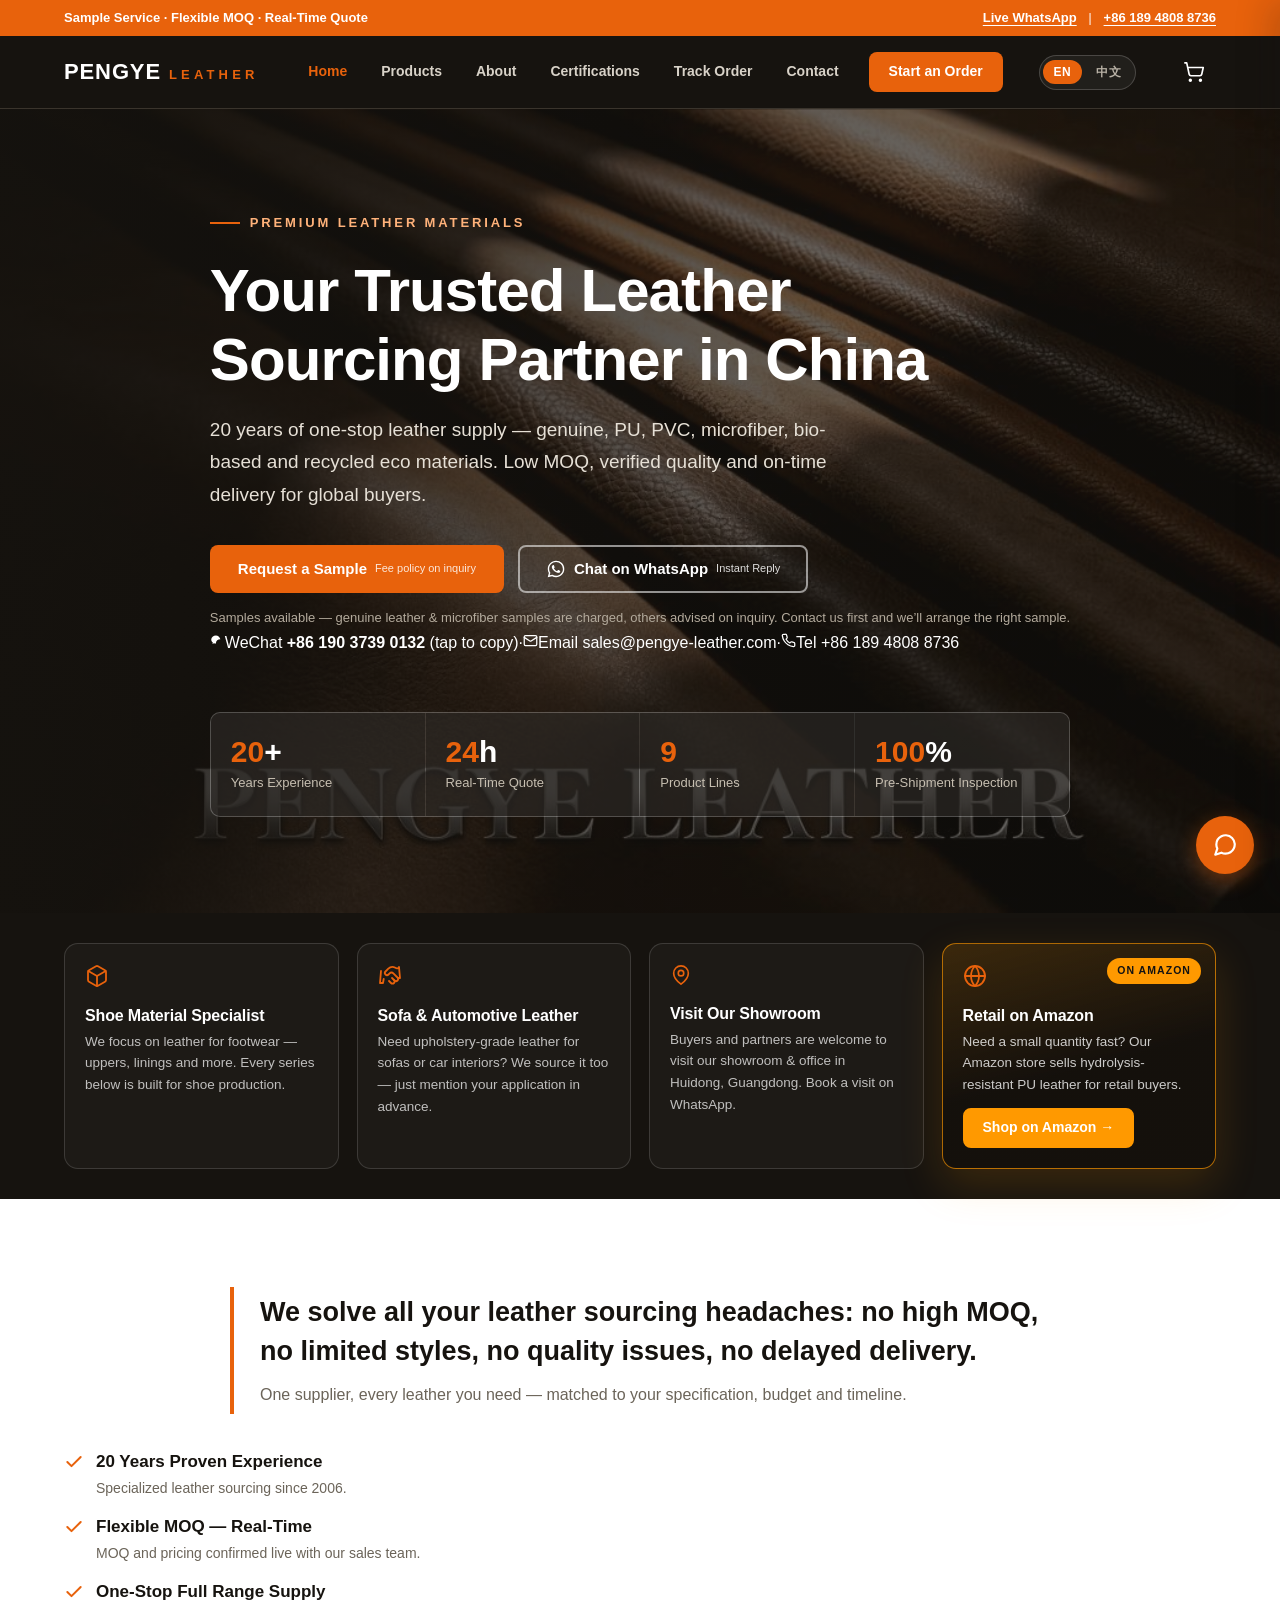
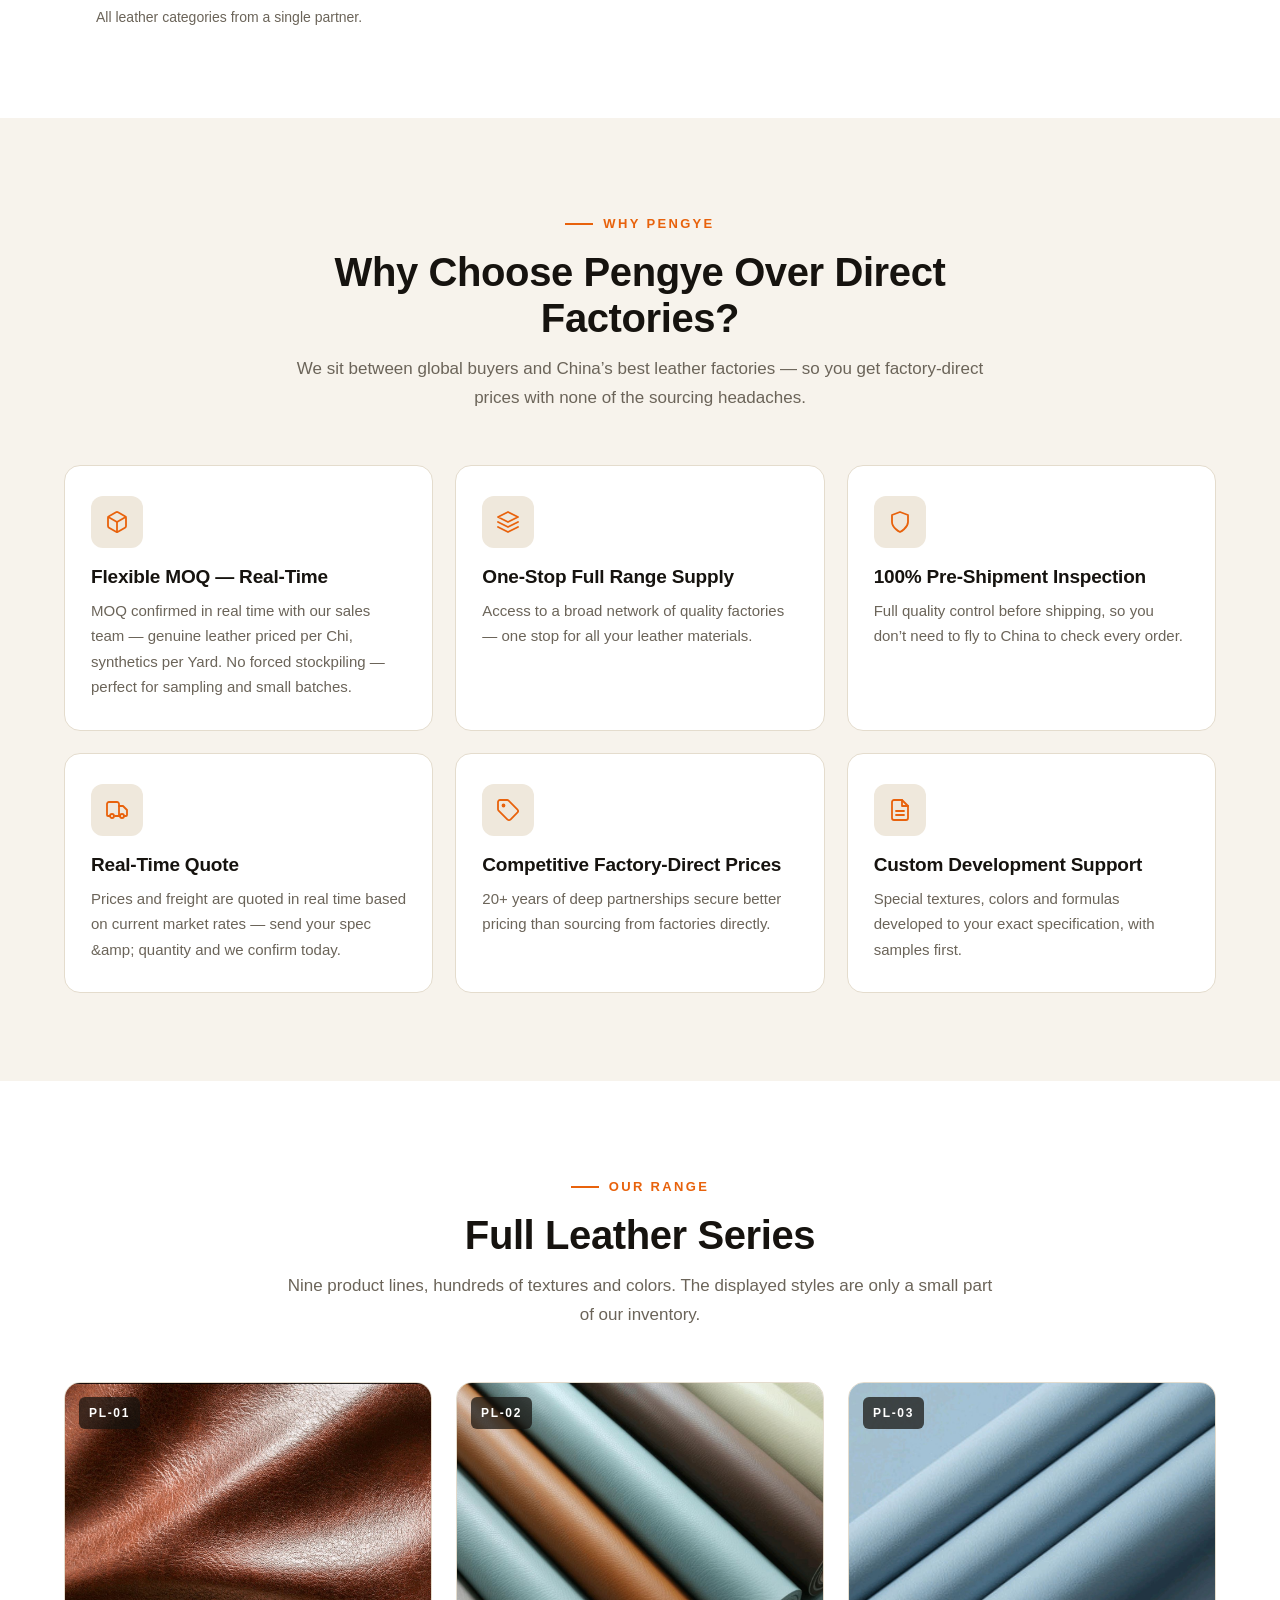
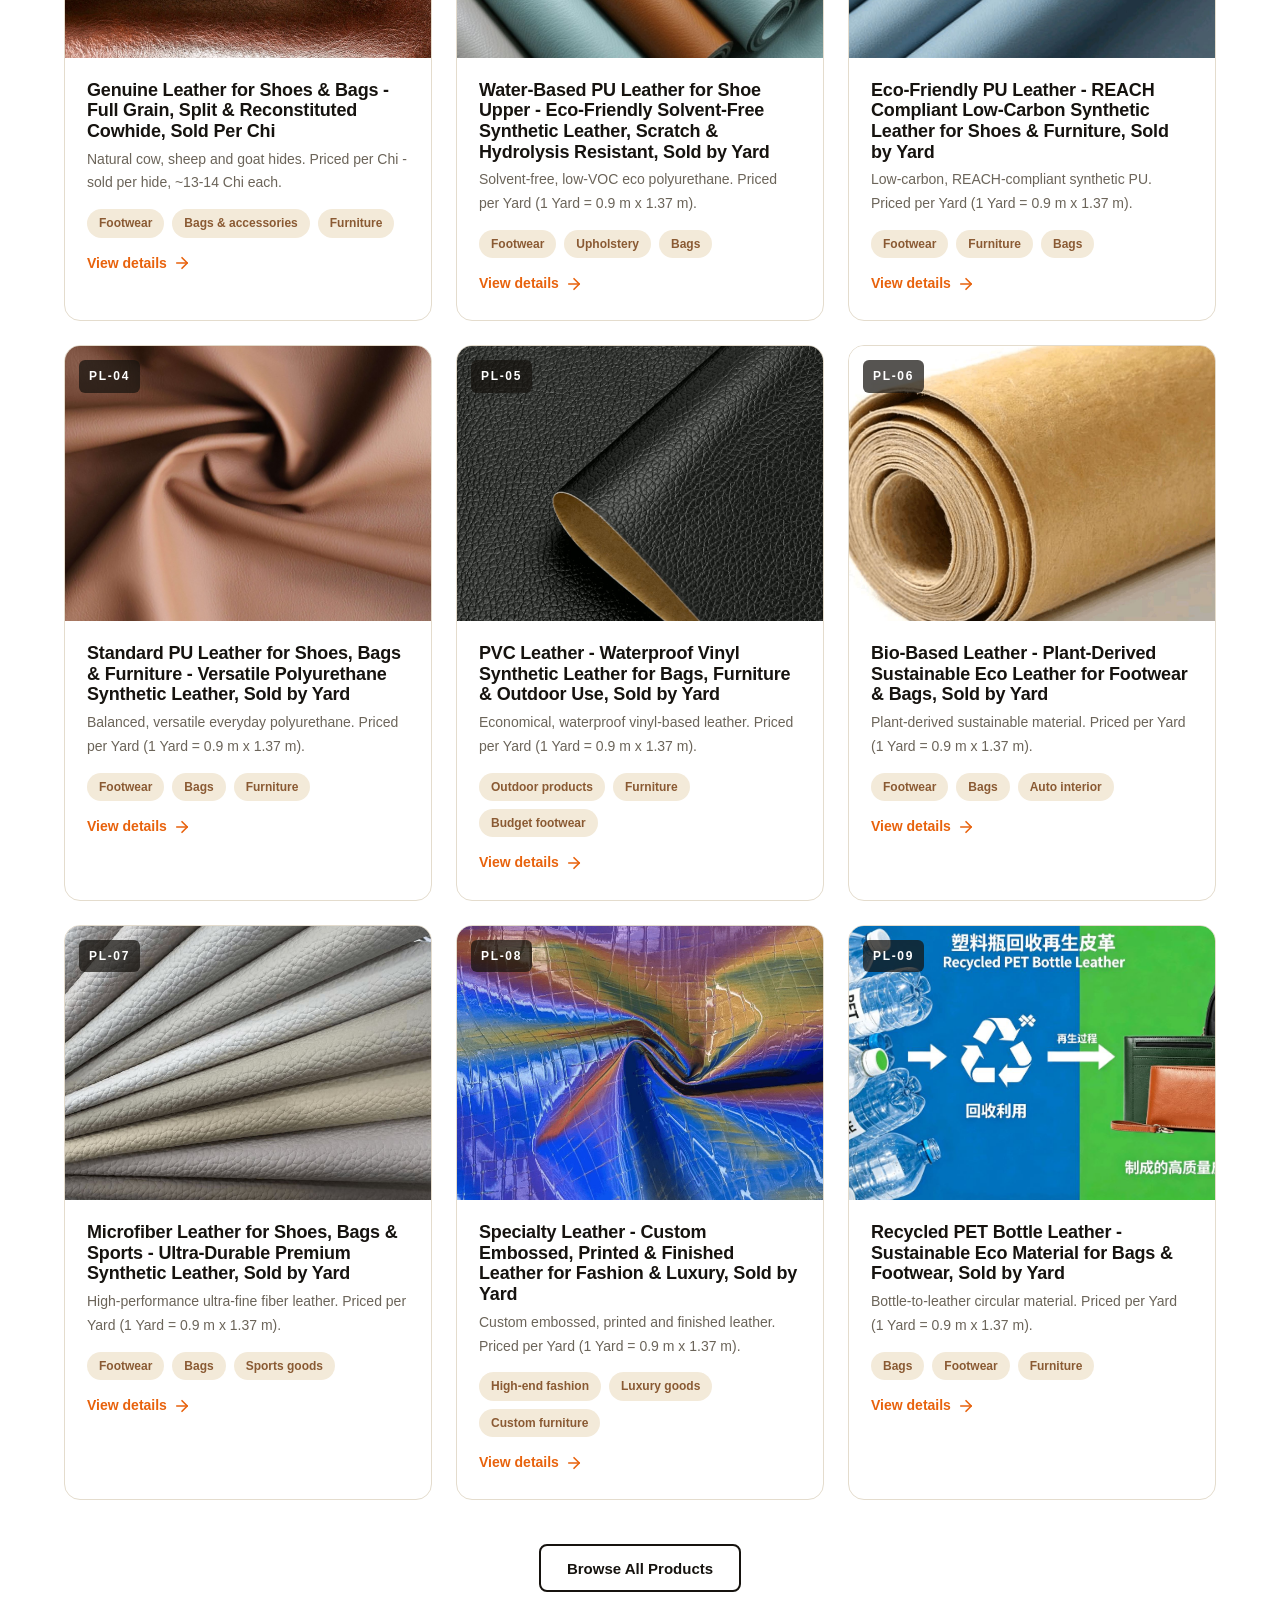
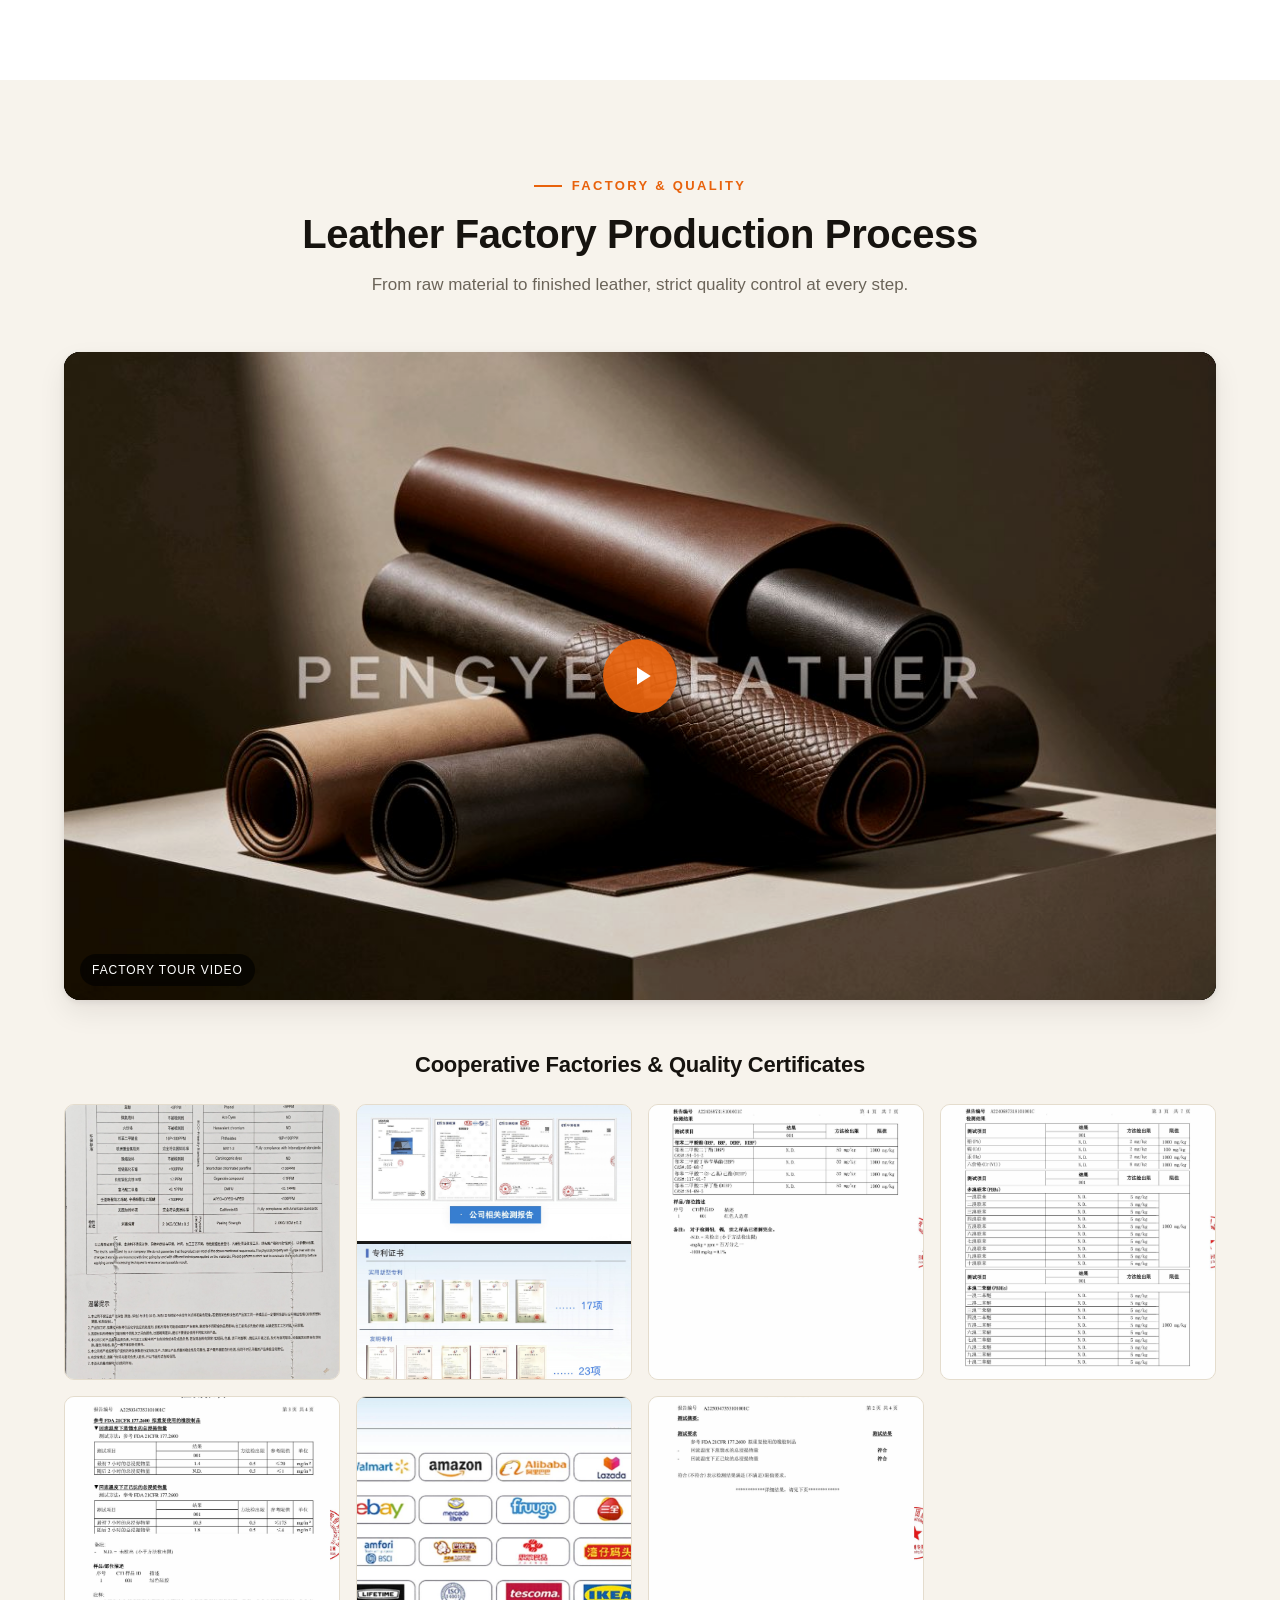
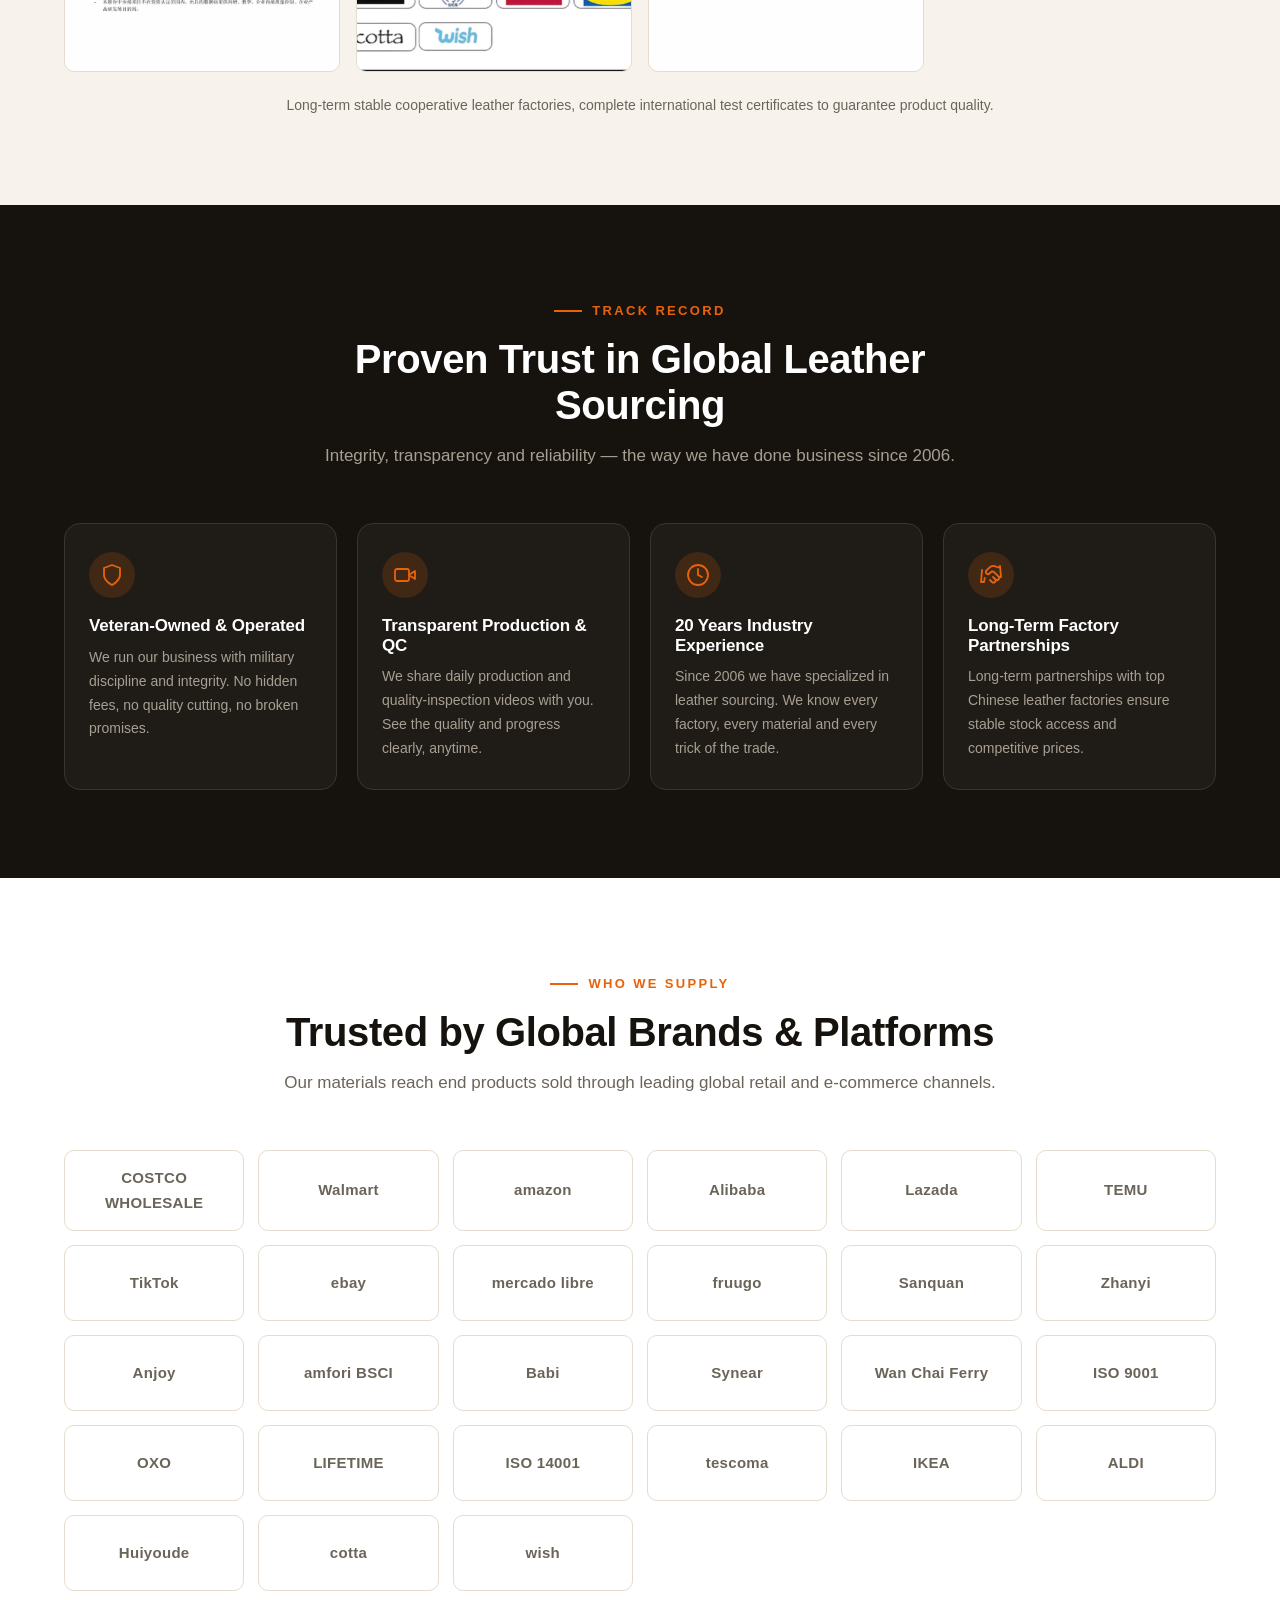
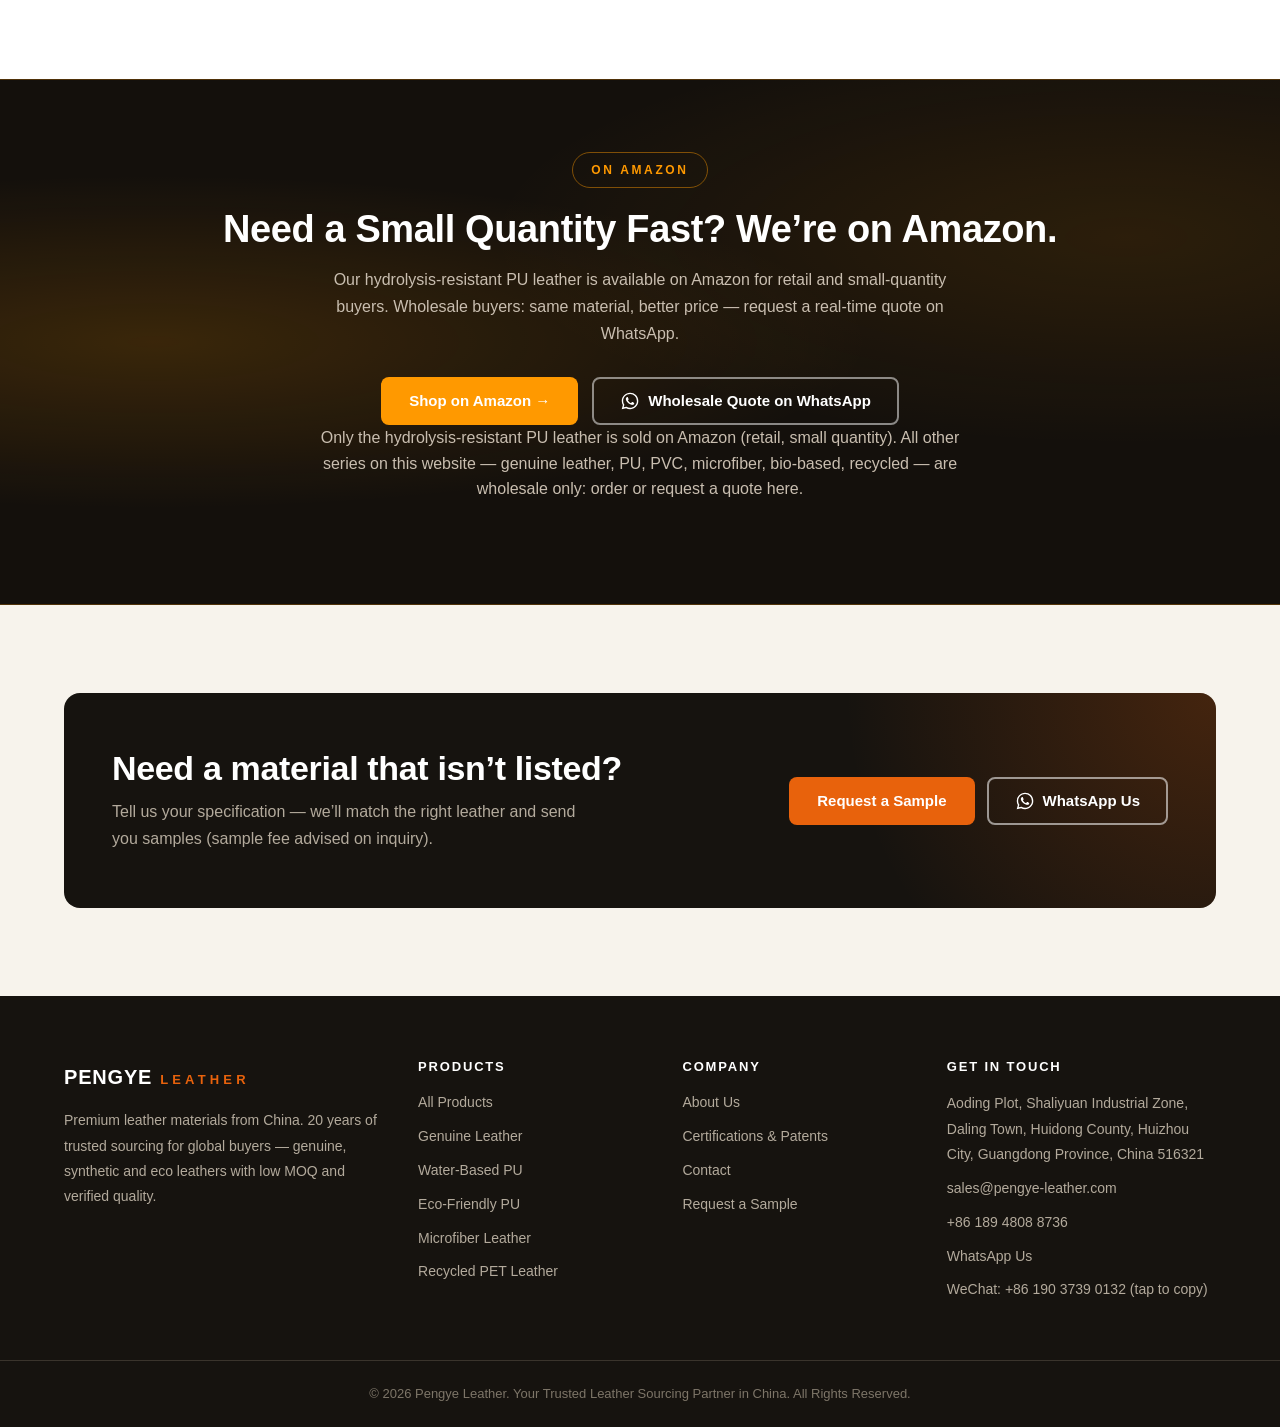
<file: index.html>
<!DOCTYPE html>
<html lang="en">
<head>
<meta charset="UTF-8">
<meta name="viewport" content="width=device-width, initial-scale=1.0">
<title>Pengye Leather | Premium Leather Materials Supplier from China — Low MOQ, Factory Direct</title>
<meta name="description" content="Pengye Leather — 20 years one-stop leather sourcing from China. Genuine leather, water-based PU, eco PU, PVC, microfiber, bio-based and recycled leather. Flexible low MOQ, pre-shipment inspection, online ordering and instant WhatsApp support for global buyers.">
<meta name="keywords" content="leather supplier China, genuine leather wholesaler, PU leather manufacturer, water-based PU leather, eco-friendly PU leather, PVC leather supplier, microfiber leather, recycled leather, leather factory direct, low MOQ leather, leather sourcing partner, shoe upper leather, bag leather supplier">
<meta name="robots" content="index, follow">
<link rel="canonical" href="https://pengye-leather.com/">
<meta property="og:type" content="website">
<meta property="og:site_name" content="Pengye Leather">
<meta property="og:title" content="Pengye Leather | Premium Leather Materials Supplier from China">
<meta property="og:description" content="20 years one-stop leather sourcing: genuine, PU, PVC, microfiber, bio-based & recycled leather. Flexible low MOQ, verified quality, online ordering, instant WhatsApp support.">
<meta property="og:url" content="https://pengye-leather.com/">
<meta property="og:image" content="https://pengye-leather.com/images/main-banner1.jpg">
<meta name="twitter:card" content="summary_large_image">
<meta name="twitter:title" content="Pengye Leather | Premium Leather Materials Supplier from China">
<meta name="twitter:description" content="One-stop leather sourcing: genuine, PU, PVC, microfiber, bio-based & recycled leather. Low MOQ, factory-direct prices, online ordering.">
<meta name="twitter:image" content="https://pengye-leather.com/images/main-banner1.jpg">
<script type="application/ld+json">
{
  "@context": "https://schema.org",
  "@type": "Organization",
  "name": "Pengye Leather",
  "alternateName": "Huizhou Pengye Trading Co., Ltd.",
  "url": "https://pengye-leather.com",
  "email": "sales@pengye-leather.com",
  "telephone": "+86-189-4808-8736",
  "description": "20 years one-stop leather materials supplier from China. Genuine leather, water-based PU, eco PU, PVC, microfiber, bio-based and recycled leather with low MOQ.",
  "address": {
    "@type": "PostalAddress",
    "streetAddress": "Aoding Plot, Shaliyuan Industrial Zone, Daling Town, Huidong County",
    "addressLocality": "Huizhou",
    "addressRegion": "Guangdong",
    "postalCode": "516321",
    "addressCountry": "CN"
  },
  "sameAs": []
}
</script>
<script type="application/ld+json">
{
  "@context": "https://schema.org",
  "@type": "WebSite",
  "name": "Pengye Leather",
  "url": "https://pengye-leather.com",
  "description": "Premium leather materials supplier from China — genuine leather, PU, PVC, microfiber, bio-based & recycled leather. Low MOQ, online ordering, WhatsApp support.",
  "inLanguage": "en",
  "potentialAction": {
    "@type": "SearchAction",
    "target": "https://pengye-leather.com/#/products?q={search_term_string}",
    "query-input": "required name=search_term_string"
  }
}
</script>
<script type="application/ld+json">
{
  "@context": "https://schema.org",
  "@type": "FAQPage",
  "mainEntity": [
    {
      "@type": "Question",
      "name": "How are genuine leather and synthetic leather priced?",
      "acceptedAnswer": {
        "@type": "Answer",
        "text": "Genuine leather is priced per chi and sold per hide (~13–14 chi per hide). Synthetic leathers (PU, PVC, microfiber, bio-based, recycled) are priced per yard. 1 yard = 0.9 m long × 1.37 m wide."
      }
    },
    {
      "@type": "Question",
      "name": "What is your minimum order quantity (MOQ)?",
      "acceptedAnswer": {
        "@type": "Answer",
        "text": "Our MOQ is flexible and low. Tell us your quantity in the order form and we will confirm the best price for your volume — quantities are not fixed."
      }
    },
    {
      "@type": "Question",
      "name": "How is international freight charged?",
      "acceptedAnswer": {
        "@type": "Answer",
        "text": "Freight is charged at real-time carrier rates and confirmed with you before payment. If you prefer your own forwarder or logistics provider, we support customer-nominated carriers — just let us know."
      }
    },
    {
      "@type": "Question",
      "name": "How do I pay?",
      "acceptedAnswer": {
        "@type": "Answer",
        "text": "After you approve the quotation, we arrange the payment method based on order size: large orders via T/T bank transfer (corporate account); small orders via Tenpay Global (Tencent's licensed cross-border payment) or PayPal. Every payment is matched to your order with a proforma invoice."
      }
    },
    {
      "@type": "Question",
      "name": "Can I get samples before ordering?",
      "acceptedAnswer": {
        "@type": "Answer",
        "text": "Yes. Genuine leather and microfiber samples are charged (material cost); for other materials we advise the sample fee on inquiry. Contact us first and we will arrange the right sample and confirm shipping."
      }
    },
    {
      "@type": "Question",
      "name": "Do you offer testing and certificates?",
      "acceptedAnswer": {
        "@type": "Answer",
        "text": "Domestic (CN) standard testing is included by default. International tests such as REACH, FDA, OEKO-TEX and EN71-3 are available on request — tell us your target country in advance."
      }
    }
  ]
}
</script>
<link rel="icon" href="favicon.ico" type="image/x-icon">
<link rel="stylesheet" href="https://miaoda.feishu.cn/fonts/css2?family=Archivo:wght@500;600;700;800;900&family=IBM+Plex+Sans:wght@400;500;600&display=swap">
<link rel="stylesheet" href="styles.css?v=20261020">
</head>
<body>

<div class="topbar">
  <div class="container topbar-inner">
    <span>Sample Service · Flexible MOQ · Real-Time Quote</span>
    <span class="topbar-links">
      <a href="https://wa.me/8618948088736" target="_blank" rel="noopener">Live WhatsApp</a>
      <span class="topbar-sep">|</span>
      <a href="tel:+8618948088736">+86 189 4808 8736</a>
    </span>
  </div>
</div>

<header class="site-header" id="siteHeader">
  <div class="container header-inner">
    <a href="#/home" class="brand" data-nav="home">
      <span class="brand-mark">PENGYE</span>
      <span class="brand-sub">LEATHER</span>
    </a>
    <button class="nav-toggle" id="navToggle" aria-label="Toggle navigation" aria-expanded="false">
      <span></span><span></span><span></span>
    </button>
    <nav class="site-nav" id="siteNav">
      <a href="#/home" class="nav-link" data-nav="home">Home</a>
      <a href="#/products" class="nav-link" data-nav="products">Products</a>
      <a href="#/about" class="nav-link" data-nav="about">About</a>
      <a href="#/certifications" class="nav-link" data-nav="certifications">Certifications</a>
      <a href="#/track" class="nav-link" data-nav="track">Track Order</a>
      <a href="#/contact" class="nav-link" data-nav="contact">Contact</a>
      <a href="#/checkout" class="btn btn-primary btn-sm nav-cta">Start an Order</a>
    </nav>
    <div class="lang-switch" role="group" aria-label="Language">
      <button type="button" class="lang-btn" data-lang="en" onclick="setLang('en')">EN</button>
      <button type="button" class="lang-btn" data-lang="zh" onclick="setLang('zh')">中文</button>
    </div>
    <button class="cart-btn" id="cartBtn" aria-label="Open order cart">
      <svg viewBox="0 0 24 24" width="22" height="22" fill="none" stroke="currentColor" stroke-width="1.8" stroke-linecap="round" stroke-linejoin="round"><circle cx="8" cy="21" r="1"/><circle cx="19" cy="21" r="1"/><path d="M2.05 2.05h2l2.66 12.42a2 2 0 0 0 2 1.58h9.78a2 2 0 0 0 1.95-1.57l1.65-7.43H5.12"/></svg>
      <span class="cart-count" id="cartCount">0</span>
    </button>
  </div>
</header>

<main id="app" class="app"></main>

<footer class="site-footer">
  <div class="container footer-grid">
    <div class="footer-col footer-brand">
      <div class="brand brand-light"><span class="brand-mark">PENGYE</span><span class="brand-sub">LEATHER</span></div>
      <p>Premium leather materials from China. 20 years of trusted sourcing for global buyers — genuine, synthetic and eco leathers with low MOQ and verified quality.</p>
    </div>
    <div class="footer-col">
      <h4>Products</h4>
      <a href="#/products">All Products</a>
      <a href="#/product/genuine">Genuine Leather</a>
      <a href="#/product/water-based-pu">Water-Based PU</a>
      <a href="#/product/eco-pu">Eco-Friendly PU</a>
      <a href="#/product/microfiber">Microfiber Leather</a>
      <a href="#/product/recycled-pet">Recycled PET Leather</a>
    </div>
    <div class="footer-col">
      <h4>Company</h4>
      <a href="#/about">About Us</a>
      <a href="#/certifications">Certifications &amp; Patents</a>
      <a href="#/contact">Contact</a>
      <a href="#/sample">Request a Sample</a>
    </div>
    <div class="footer-col">
      <h4>Get in Touch</h4>
      <p class="footer-addr">Aoding Plot, Shaliyuan Industrial Zone, Daling Town, Huidong County, Huizhou City, Guangdong Province, China 516321</p>
      <a href="mailto:sales@pengye-leather.com">sales@pengye-leather.com</a>
      <a href="tel:+8618948088736">+86 189 4808 8736</a>
      <a href="https://wa.me/8618948088736" target="_blank" rel="noopener">WhatsApp Us</a>
      <a href="javascript:void(0)" class="wechat-link" data-copy="+8619037390132">WeChat: +86 190 3739 0132 (tap to copy)</a>
    </div>
  </div>
  <div class="footer-bottom">
    <div class="container">© 2026 Pengye Leather. Your Trusted Leather Sourcing Partner in China. All Rights Reserved.</div>
  </div>
</footer>

<!-- Order cart drawer -->
<div class="cart-overlay" id="cartOverlay"></div>
<aside class="cart-drawer" id="cartDrawer" aria-label="Order cart">
  <div class="cart-head">
    <h3>Your Order</h3>
    <button class="cart-close" id="cartClose" aria-label="Close cart">
      <svg viewBox="0 0 24 24" width="20" height="20" fill="none" stroke="currentColor" stroke-width="2.2" stroke-linecap="round" stroke-linejoin="round"><path d="M18 6 6 18"/><path d="m6 6 12 12"/></svg>
    </button>
  </div>
  <div class="cart-body" id="cartBody"></div>
  <div class="cart-foot" id="cartFoot"></div>
</aside>

<!-- Floating contact panel: WhatsApp / WeChat / Email / Phone -->
<div class="contact-fab" id="contactFab">
  <button type="button" class="fab-toggle" id="fabToggle" aria-label="Contact Pengye Leather">
    <svg viewBox="0 0 24 24" width="26" height="26" fill="none" stroke="currentColor" stroke-width="2" stroke-linecap="round" stroke-linejoin="round" aria-hidden="true"><path d="M21 11.5a8.38 8.38 0 0 1-.9 3.8 8.5 8.5 0 0 1-7.6 4.7 8.38 8.38 0 0 1-3.8-.9L3 21l1.9-5.7a8.38 8.38 0 0 1-.9-3.8 8.5 8.5 0 0 1 4.7-7.6 8.38 8.38 0 0 1 3.8-.9h.5a8.48 8.48 0 0 1 8 8v.5z"/></svg>
  </button>
  <div class="fab-panel" id="fabPanel" role="dialog" aria-label="Contact options">
    <div class="fab-head">Contact Us <small>24h reply — quote in real time</small></div>
    <a class="fab-item" href="https://wa.me/8618948088736" target="_blank" rel="noopener">
      <span class="fab-ico wa-ico">
        <svg viewBox="0 0 24 24" width="18" height="18" fill="currentColor" aria-hidden="true"><path d="M12.04 2C6.58 2 2.13 6.45 2.13 11.91c0 1.75.46 3.45 1.32 4.95L2.05 22l5.25-1.38a9.9 9.9 0 0 0 4.74 1.21h.01c5.46 0 9.9-4.45 9.9-9.91 0-2.65-1.03-5.14-2.9-7.01A9.82 9.82 0 0 0 12.04 2zm0 18.15h-.01a8.2 8.2 0 0 1-4.19-1.15l-.3-.18-3.12.82.83-3.04-.2-.31a8.2 8.2 0 0 1-1.26-4.38c0-4.54 3.7-8.24 8.25-8.24 2.2 0 4.27.86 5.82 2.42a8.18 8.18 0 0 1 2.41 5.83c0 4.54-3.7 8.23-8.23 8.23zm4.52-6.16c-.25-.13-1.47-.72-1.69-.81-.23-.08-.39-.12-.56.13-.16.25-.64.81-.79.97-.14.17-.29.19-.54.06-.25-.12-1.05-.39-1.99-1.23-.74-.66-1.23-1.47-1.38-1.72-.14-.25-.02-.38.11-.51.11-.11.25-.29.37-.43.12-.14.17-.25.25-.41.08-.17.04-.31-.02-.43-.06-.13-.56-1.35-.77-1.84-.2-.48-.4-.42-.56-.43h-.48c-.17 0-.43.06-.66.31-.22.25-.86.85-.86 2.07 0 1.22.89 2.4 1.01 2.56.12.17 1.75 2.67 4.23 3.74.59.26 1.05.41 1.41.52.59.19 1.13.16 1.56.1.48-.07 1.47-.6 1.67-1.18.21-.58.21-1.07.15-1.18-.06-.1-.23-.16-.48-.29z"/></svg>
      </span>
      <span class="fab-txt"><strong>WhatsApp</strong><small>+86 189 4808 8736</small></span>
    </a>
    <button type="button" class="fab-item fab-copy" data-copy="+8619037390132">
      <span class="fab-ico wx-ico">
        <svg viewBox="0 0 24 24" width="18" height="18" fill="currentColor" aria-hidden="true"><path d="M9.5 4C5.36 4 2 6.9 2 10.47c0 1.93 1 3.64 2.56 4.77l-.65 2.4 2.45-1.23c.97.32 2 .5 3.1.5h.24c-.1-.38-.16-.78-.16-1.2 0-3.17 3.08-5.74 6.88-5.74h.24C15.45 6.21 12.83 4 9.5 4zm-2.4 3.7c.54 0 .98.44.98.98s-.44.98-.98.98-.98-.44-.98-.98.44-.98.98-.98zm4.03 0c.54 0 .98.44.98.98s-.44.98-.98.98-.98-.44-.98-.98.44-.98.98-.98zM15 11.2c-3.36 0-6.08 2.21-6.08 4.94 0 1.33.66 2.55 1.81 3.5l-.48 1.79 1.9-.96c.73.2 1.49.3 2.27.3h.06c-.07-.28-.11-.57-.11-.87 0-2.36 2.3-4.28 5.13-4.28h.18c-.33-2.6-3.03-4.42-6.16-4.42h-.52zm-1.77 2.94c.4 0 .73.33.73.73s-.33.73-.73.73-.73-.33-.73-.73.33-.73.73-.73zm3.1 0c.4 0 .73.33.73.73s-.33.73-.73.73-.73-.33-.73-.73.33-.73.73-.73z"/></svg>
      </span>
      <span class="fab-txt"><strong>WeChat</strong><small>+86 190 3739 0132 · tap to copy</small></span>
    </button>
    <a class="fab-item" href="mailto:sales@pengye-leather.com">
      <span class="fab-ico mail-ico">
        <svg viewBox="0 0 24 24" width="18" height="18" fill="none" stroke="currentColor" stroke-width="2" stroke-linecap="round" stroke-linejoin="round" aria-hidden="true"><rect x="2" y="4" width="20" height="16" rx="2"/><path d="m22 7-8.97 5.7a1.94 1.94 0 0 1-2.06 0L2 7"/></svg>
      </span>
      <span class="fab-txt"><strong>Email</strong><small>sales@pengye-leather.com</small></span>
    </a>
    <a class="fab-item" href="tel:+8618948088736">
      <span class="fab-ico tel-ico">
        <svg viewBox="0 0 24 24" width="18" height="18" fill="none" stroke="currentColor" stroke-width="2" stroke-linecap="round" stroke-linejoin="round" aria-hidden="true"><path d="M22 16.92v3a2 2 0 0 1-2.18 2 19.79 19.79 0 0 1-8.63-3.07 19.5 19.5 0 0 1-6-6 19.79 19.79 0 0 1-3.07-8.67A2 2 0 0 1 4.11 2h3a2 2 0 0 1 2 1.72c.13.96.36 1.9.7 2.81a2 2 0 0 1-.45 2.11L8.09 9.91a16 16 0 0 0 6 6l1.27-1.27a2 2 0 0 1 2.11-.45c.91.34 1.85.57 2.81.7A2 2 0 0 1 22 16.92z"/></svg>
      </span>
      <span class="fab-txt"><strong>Phone</strong><small>+86 189 4808 8736</small></span>
    </a>
  </div>
</div>

<script src="app.js?v=20261020"></script>
</body>
</html>
</file>
<file: styles.css>
/* ============================================================
   Pengye Leather — Independent Site Styles
   Design system: ink / bone / leather / ember
   ============================================================ */

:root {
  --ink: #16130f;
  --ink-soft: #2b2620;
  --bone: #f7f3ec;
  --bone-deep: #efe8dc;
  --white: #ffffff;
  --leather: #8a5a33;
  --ember: #e8620c;
  --brand: #e8620c;
  --ember-deep: #c9550a;
  --stone: #6b6459;
  --line: #e4dccd;
  --line-dark: #3a342c;

  --font-display: 'Archivo', 'Segoe UI', Arial, sans-serif;
  --font-body: 'IBM Plex Sans', 'Segoe UI', Arial, sans-serif;

  --shadow-sm: 0 1px 2px rgba(22, 19, 15, 0.06), 0 4px 12px rgba(22, 19, 15, 0.05);
  --shadow-md: 0 2px 6px rgba(22, 19, 15, 0.08), 0 12px 28px rgba(22, 19, 15, 0.08);
  --radius: 10px;
  --radius-lg: 16px;

  --header-h: 72px;
}

* { margin: 0; padding: 0; box-sizing: border-box; }

html { scroll-behavior: smooth; }

body {
  font-family: var(--font-body);
  font-size: 16px;
  line-height: 1.7;
  color: var(--ink);
  background: var(--bone);
  -webkit-font-smoothing: antialiased;
}

img { max-width: 100%; display: block; }
a { text-decoration: none; color: inherit; }
button { font-family: inherit; cursor: pointer; }
ul, ol { list-style: none; }

.container { max-width: 1200px; margin: 0 auto; padding: 0 24px; }

/* ---------- Typography ---------- */
h1, h2, h3, h4 {
  font-family: var(--font-display);
  font-weight: 800;
  line-height: 1.15;
  letter-spacing: -0.01em;
}

.kicker {
  display: inline-flex;
  align-items: center;
  gap: 10px;
  font-family: var(--font-display);
  font-size: 13px;
  font-weight: 700;
  letter-spacing: 0.18em;
  text-transform: uppercase;
  color: var(--ember);
  margin-bottom: 14px;
}
.kicker::before {
  content: "";
  width: 28px;
  height: 2px;
  background: var(--ember);
}

/* ---------- Buttons ---------- */
.btn {
  display: inline-flex;
  align-items: center;
  justify-content: center;
  gap: 8px;
  min-height: 48px;
  padding: 0 26px;
  border-radius: 8px;
  font-family: var(--font-display);
  font-size: 15px;
  font-weight: 700;
  border: 2px solid transparent;
  transition: background 0.2s, border-color 0.2s, color 0.2s, transform 0.15s;
  text-align: center;
}
.btn:active { transform: translateY(1px); }
.btn-primary { background: var(--ember); color: #fff; }
.btn-primary:hover { background: var(--ember-deep); }
.btn-dark { background: var(--ink); color: #fff; }
.btn-dark:hover { background: var(--ink-soft); }
.btn-outline { border-color: rgba(255,255,255,0.55); color: #fff; background: transparent; }
.btn-outline:hover { border-color: #fff; background: rgba(255,255,255,0.08); }
.btn-outline-dark { border-color: var(--ink); color: var(--ink); background: transparent; }
.btn-outline-dark:hover { background: var(--ink); color: #fff; }
.btn-sm { min-height: 40px; padding: 0 18px; font-size: 14px; }
.btn .btn-note { display: block; font-size: 11px; font-weight: 500; opacity: 0.85; line-height: 1.2; }

/* ---------- Header ---------- */
.site-header {
  position: sticky;
  top: 0;
  z-index: 100;
  background: var(--ink);
  border-bottom: 1px solid var(--line-dark);
}
.header-inner {
  display: flex;
  align-items: center;
  justify-content: space-between;
  gap: 20px;
  height: var(--header-h);
}
.brand {
  display: inline-flex;
  align-items: baseline;
  gap: 8px;
  white-space: nowrap;
}
.brand-mark {
  font-family: var(--font-display);
  font-size: 22px;
  font-weight: 900;
  letter-spacing: 0.04em;
  color: #fff;
}
.brand-sub {
  font-family: var(--font-display);
  font-size: 13px;
  font-weight: 700;
  letter-spacing: 0.32em;
  color: var(--ember);
  text-transform: uppercase;
}
.site-nav {
  display: flex;
  align-items: center;
  gap: 6px;
}
.site-nav .nav-link {
  display: inline-flex;
  align-items: center;
  min-height: 44px;
  padding: 0 14px;
  font-size: 14px;
  font-weight: 600;
  color: #d8d2c8;
  border-radius: 6px;
  transition: color 0.2s, background 0.2s;
}
.site-nav .nav-link:hover { color: #fff; background: rgba(255,255,255,0.06); }
.site-nav .nav-link.active { color: var(--ember); }
.nav-cta { margin-left: 10px; }
.lang-switch {
  display: inline-flex;
  align-items: center;
  gap: 3px;
  padding: 3px;
  border: 1px solid rgba(255,255,255,0.18);
  border-radius: 999px;
  background: rgba(255,255,255,0.05);
  flex-shrink: 0;
}
.lang-btn {
  appearance: none;
  border: 0;
  background: transparent;
  color: #b9b2a6;
  font-size: 12px;
  font-weight: 700;
  letter-spacing: 0.04em;
  padding: 5px 11px;
  border-radius: 999px;
  cursor: pointer;
  transition: background 0.2s, color 0.2s;
  font-family: inherit;
}
.lang-btn:hover { color: #fff; }
.lang-btn.active { background: var(--ember); color: #fff; }
@media (max-width: 900px) {
  .lang-switch { margin-left: auto; }
}
.nav-toggle {
  display: none;
  flex-direction: column;
  justify-content: center;
  gap: 5px;
  width: 44px;
  height: 44px;
  padding: 10px;
  background: transparent;
  border: 0;
}
.nav-toggle span {
  display: block;
  height: 2px;
  width: 22px;
  background: #fff;
  transition: transform 0.25s, opacity 0.25s;
}
.nav-toggle.open span:nth-child(1) { transform: translateY(7px) rotate(45deg); }
.nav-toggle.open span:nth-child(2) { opacity: 0; }
.nav-toggle.open span:nth-child(3) { transform: translateY(-7px) rotate(-45deg); }

/* ---------- Sections ---------- */
.section { padding: 88px 0; }
.section-bone { background: var(--bone); }
.section-white { background: var(--white); }
.section-dark { background: var(--ink); color: #d8d2c8; }
.section-dark h2, .section-dark h3 { color: #fff; }

.section-head {
  max-width: 720px;
  margin: 0 auto 52px;
  text-align: center;
}
.section-head.left { margin: 0 0 40px; text-align: left; }
.section-head .kicker { justify-content: center; }
.section-head.left .kicker { justify-content: flex-start; }
.section-head h2 {
  font-size: clamp(28px, 4vw, 40px);
  margin-bottom: 14px;
}
.section-head p { color: var(--stone); font-size: 17px; }
.section-dark .section-head p { color: #a89f92; }

/* ---------- Hero ---------- */
.hero {
  position: relative;
  min-height: 640px;
  display: flex;
  align-items: center;
  color: #fff;
  overflow: hidden;
  background: var(--ink);
}
.hero-bg {
  position: absolute;
  inset: 0;
  background-size: cover;
  background-position: center;
  opacity: 0.55;
  transition: opacity 0.8s ease;
}
.hero::after {
  content: "";
  position: absolute;
  inset: 0;
  background: linear-gradient(90deg, rgba(22,19,15,0.85) 0%, rgba(22,19,15,0.45) 55%, rgba(22,19,15,0.25) 100%);
}
.hero-inner { position: relative; z-index: 2; padding: 96px 0; }
.hero h1 {
  font-size: clamp(34px, 5.5vw, 60px);
  font-weight: 900;
  max-width: 760px;
  margin-bottom: 20px;
  letter-spacing: -0.015em;
}
.hero .hero-kicker {
  display: inline-flex;
  align-items: center;
  gap: 10px;
  font-family: var(--font-display);
  font-size: 13px;
  font-weight: 700;
  letter-spacing: 0.22em;
  text-transform: uppercase;
  color: #ffb27a;
  margin-bottom: 22px;
}
.hero .hero-kicker::before {
  content: "";
  width: 30px;
  height: 2px;
  background: var(--ember);
}
.hero p.lead {
  font-size: clamp(16px, 1.6vw, 19px);
  color: #e6e0d6;
  max-width: 640px;
  margin-bottom: 34px;
}
.hero-cta { display: flex; flex-wrap: wrap; gap: 14px; margin-bottom: 14px; }
.hero-note { font-size: 13px; color: #b3aa9c; }

.hero-stats {
  display: grid;
  grid-template-columns: repeat(4, 1fr);
  gap: 1px;
  background: rgba(255,255,255,0.14);
  border: 1px solid rgba(255,255,255,0.14);
  border-radius: var(--radius);
  overflow: hidden;
  margin-top: 56px;
  max-width: 860px;
}
.hero-stat {
  background: rgba(22,19,15,0.55);
  padding: 22px 20px;
}
.hero-stat .num {
  font-family: var(--font-display);
  font-size: 30px;
  font-weight: 900;
  color: #fff;
  line-height: 1.1;
}
.hero-stat .num em { font-style: normal; color: var(--ember); }
.hero-stat .lbl { font-size: 13px; color: #c6beb0; margin-top: 4px; }

/* ---------- Value proposition ---------- */
.value-prop {
  border-left: 4px solid var(--ember);
  padding: 6px 0 6px 26px;
  max-width: 820px;
  margin: 0 auto;
}
.value-prop .lead {
  font-size: clamp(20px, 2.6vw, 27px);
  font-weight: 600;
  color: var(--ink);
  line-height: 1.45;
}
.value-prop .sub { color: var(--stone); margin-top: 10px; }

.check-list { display: grid; gap: 12px; margin-top: 34px; }
.check-list .item {
  display: flex;
  align-items: flex-start;
  gap: 12px;
  font-size: 17px;
  font-weight: 600;
}
.check-list .item svg { flex-shrink: 0; margin-top: 4px; color: var(--ember); }
.check-list .item small { display: block; font-weight: 400; color: var(--stone); font-size: 14px; }

/* ---------- Benefits ---------- */
.benefit-grid {
  display: grid;
  grid-template-columns: repeat(3, 1fr);
  gap: 22px;
}
.benefit-card {
  background: var(--white);
  border: 1px solid var(--line);
  border-radius: var(--radius-lg);
  padding: 30px 26px;
  transition: box-shadow 0.25s, transform 0.25s, border-color 0.25s;
}
.benefit-card:hover {
  box-shadow: var(--shadow-md);
  transform: translateY(-4px);
  border-color: #d8c9b2;
}
.benefit-card .icon {
  width: 52px;
  height: 52px;
  border-radius: 12px;
  background: var(--bone-deep);
  color: var(--ember);
  display: flex;
  align-items: center;
  justify-content: center;
  margin-bottom: 18px;
}
.benefit-card h3 { font-size: 19px; margin-bottom: 10px; }
.benefit-card p { color: var(--stone); font-size: 15px; }

/* ---------- Swatch cards (signature) ---------- */
.swatch-grid {
  display: grid;
  grid-template-columns: repeat(3, 1fr);
  gap: 24px;
}
.swatch-card {
  display: block;
  background: var(--white);
  border: 1px solid var(--line);
  border-radius: var(--radius-lg);
  overflow: hidden;
  transition: box-shadow 0.25s, transform 0.25s, border-color 0.25s;
}
.swatch-card:hover {
  box-shadow: var(--shadow-md);
  transform: translateY(-5px);
  border-color: var(--ember);
}
.swatch-media {
  position: relative;
  aspect-ratio: 4 / 3;
  overflow: hidden;
  background: var(--bone-deep);
}
.swatch-media img {
  width: 100%;
  height: 100%;
  object-fit: cover;
  transition: transform 0.5s ease;
}
.swatch-card:hover .swatch-media img { transform: scale(1.05); }
.swatch-no {
  position: absolute;
  top: 14px;
  left: 14px;
  font-family: var(--font-display);
  font-size: 12px;
  font-weight: 800;
  letter-spacing: 0.14em;
  color: #fff;
  background: rgba(22,19,15,0.72);
  padding: 6px 10px;
  border-radius: 6px;
}
.swatch-body { padding: 22px 22px 24px; }
.swatch-body h3 { font-size: 18px; margin-bottom: 6px; }
.swatch-body p { color: var(--stone); font-size: 14px; margin-bottom: 14px; }
.swatch-tags { display: flex; flex-wrap: wrap; gap: 8px; }
.swatch-tags span {
  font-size: 12px;
  font-weight: 600;
  color: var(--leather);
  background: #f3ead9;
  border-radius: 20px;
  padding: 4px 12px;
}
.swatch-more {
  display: inline-flex;
  align-items: center;
  gap: 6px;
  font-size: 14px;
  font-weight: 700;
  color: var(--ember);
  margin-top: 14px;
}

/* ---------- Media band (factory / certs) ---------- */
.media-grid {
  display: grid;
  grid-template-columns: repeat(4, 1fr);
  gap: 16px;
}
.media-grid figure {
  border-radius: 10px;
  overflow: hidden;
  background: var(--white);
  border: 1px solid var(--line);
  cursor: zoom-in;
}
.media-grid img { width: 100%; aspect-ratio: 1 / 1; object-fit: cover; transition: transform 0.4s; }
.media-grid figure:hover img { transform: scale(1.06); }
.video-wrap {
  position: relative;
  padding-bottom: 56.25%;
  height: 0;
  overflow: hidden;
  border-radius: var(--radius-lg);
  background: #000;
  box-shadow: var(--shadow-md);
}
.video-wrap iframe {
  position: absolute;
  inset: 0;
  width: 100%;
  height: 100%;
  border: 0;
}
.video-cover {
  position: absolute;
  inset: 0;
  cursor: pointer;
  background: #000;
}
.video-cover img {
  width: 100%;
  height: 100%;
  object-fit: cover;
  display: block;
  opacity: 0.92;
  transition: transform 0.5s, opacity 0.3s;
}
.video-cover:hover img { transform: scale(1.03); opacity: 1; }
.video-play-btn {
  position: absolute;
  top: 50%;
  left: 50%;
  transform: translate(-50%, -50%);
  width: 74px;
  height: 74px;
  border-radius: 50%;
  background: rgba(232, 98, 12, 0.92);
  color: #fff;
  display: flex;
  align-items: center;
  justify-content: center;
  box-shadow: 0 8px 30px rgba(0, 0, 0, 0.35);
  transition: transform 0.25s, background 0.25s;
}
.video-cover:hover .video-play-btn { transform: translate(-50%, -50%) scale(1.1); background: var(--ember); }
.video-play-btn svg { margin-left: 3px; }
.video-tag {
  position: absolute;
  left: 16px;
  bottom: 14px;
  background: rgba(0, 0, 0, 0.62);
  color: #fff;
  font-size: 12px;
  letter-spacing: 0.08em;
  text-transform: uppercase;
  padding: 6px 12px;
  border-radius: 999px;
  backdrop-filter: blur(4px);
}
.video-fallback {
  position: absolute;
  inset: 0;
  display: flex;
  flex-direction: column;
  align-items: center;
  justify-content: center;
  gap: 10px;
  text-align: center;
  padding: 24px;
  background: radial-gradient(ellipse at center, #1c1713 0%, #0a0806 100%);
}
.video-fallback-ic { color: var(--ember); }
.video-fallback h3 { font-family: var(--font-display); font-size: 19px; color: #fff; margin: 4px 0 0; }
.video-fallback p { font-size: 13.5px; color: #b9ad9e; max-width: 420px; margin: 0 0 8px; }

/* ---------- Trust cards ---------- */
.trust-grid {
  display: grid;
  grid-template-columns: repeat(4, 1fr);
  gap: 20px;
}
.trust-card {
  background: rgba(255,255,255,0.04);
  border: 1px solid var(--line-dark);
  border-radius: var(--radius-lg);
  padding: 28px 24px;
  transition: background 0.25s, border-color 0.25s, transform 0.25s;
}
.trust-card:hover {
  background: rgba(255,255,255,0.07);
  border-color: var(--ember);
  transform: translateY(-4px);
}
.trust-card .icon {
  width: 46px;
  height: 46px;
  border-radius: 50%;
  background: rgba(232,98,12,0.16);
  color: var(--ember);
  display: flex;
  align-items: center;
  justify-content: center;
  margin-bottom: 18px;
}
.trust-card h3 { font-size: 17px; color: #fff; margin-bottom: 10px; }
.trust-card p { font-size: 14px; color: #a89f92; }

/* ---------- Logo wall ---------- */
.logo-wall {
  display: grid;
  grid-template-columns: repeat(6, 1fr);
  gap: 14px;
}
.logo-cell {
  display: flex;
  align-items: center;
  justify-content: center;
  min-height: 76px;
  padding: 14px;
  background: var(--white);
  border: 1px solid var(--line);
  border-radius: 10px;
  font-family: var(--font-display);
  font-weight: 700;
  font-size: 15px;
  text-align: center;
  color: var(--stone);
  letter-spacing: 0.02em;
  transition: border-color 0.2s, color 0.2s, box-shadow 0.2s;
}
.logo-cell:hover { border-color: var(--ember); color: var(--ink); box-shadow: var(--shadow-sm); }

/* ---------- Amazon band ---------- */
.amazon-band {
  background:
    radial-gradient(ellipse at 12% 50%, rgba(255, 153, 0, 0.16) 0%, rgba(0, 0, 0, 0) 45%),
    radial-gradient(ellipse at 88% 30%, rgba(255, 153, 0, 0.1) 0%, rgba(0, 0, 0, 0) 40%),
    #14100c;
  color: #fff;
  border-top: 1px solid rgba(255, 153, 0, 0.25);
  border-bottom: 1px solid rgba(255, 153, 0, 0.25);
}
.amazon-band-inner {
  text-align: center;
  padding: 72px 20px;
}
.amazon-band-badge {
  display: inline-block;
  font-family: var(--font-display);
  font-weight: 800;
  font-size: 12px;
  letter-spacing: 0.22em;
  text-transform: uppercase;
  color: #ff9900;
  border: 1px solid rgba(255, 153, 0, 0.45);
  border-radius: 999px;
  padding: 7px 18px;
  margin-bottom: 20px;
}
.amazon-band h2 { font-family: var(--font-display); font-size: clamp(26px, 4vw, 38px); margin: 0 0 14px; color: #fff; }
.amazon-band p { font-size: 16px; color: #c9beb0; max-width: 640px; margin: 0 auto 30px; }
.amazon-band-cta { display: flex; gap: 14px; justify-content: center; flex-wrap: wrap; }
.amazon-band-note { font-size: 13px; color: #a89f92; max-width: 720px; margin: 22px auto 0; line-height: 1.6; }
.amazon-band .btn-primary { background: #ff9900; }
.amazon-band .btn-primary:hover { background: #ffad33; }
.amazon-band .btn-outline { border-color: rgba(255, 255, 255, 0.5); color: #fff; }
.amazon-band .btn-outline:hover { border-color: #fff; background: rgba(255, 255, 255, 0.08); }

/* ---------- CTA band ---------- */
.cta-band {
  background: var(--ink);
  color: #fff;
  border-radius: var(--radius-lg);
  padding: 56px 48px;
  display: flex;
  align-items: center;
  justify-content: space-between;
  gap: 32px;
  flex-wrap: wrap;
  position: relative;
  overflow: hidden;
}
.cta-band::before {
  content: "";
  position: absolute;
  top: 0;
  right: 0;
  width: 42%;
  height: 100%;
  background: radial-gradient(circle at 100% 0%, rgba(232,98,12,0.22), transparent 70%);
}
.cta-band h2 {
  font-size: clamp(24px, 3vw, 34px);
  margin-bottom: 10px;
}
.cta-band p { color: #b3aa9c; max-width: 480px; }
.cta-band .btn { position: relative; }

/* ---------- Product detail ---------- */
.page-head {
  background: var(--ink);
  color: #fff;
  padding: 72px 0 64px;
}
.page-head .kicker { color: #ffb27a; }
.page-head .kicker::before { background: var(--ember); }
.page-head h1 { font-size: clamp(30px, 4.5vw, 46px); margin-bottom: 12px; }
.page-head p { color: #b3aa9c; max-width: 640px; }
.page-head .crumb { font-size: 13px; color: #8d8578; margin-bottom: 18px; }
.page-head .crumb a:hover { color: #fff; }

.detail-layout {
  display: grid;
  grid-template-columns: 1.15fr 0.85fr;
  gap: 40px;
  align-items: start;
  margin-top: 40px;
}
.gallery {
  background: var(--white);
  border: 1px solid var(--line);
  border-radius: var(--radius-lg);
  overflow: hidden;
  box-shadow: var(--shadow-sm);
}
.gallery-main {
  position: relative;
  aspect-ratio: 4 / 3;
  background: #fff;
  cursor: zoom-in;
}
.gallery-main img {
  width: 100%;
  height: 100%;
  object-fit: contain;
}
.gallery-arrow {
  position: absolute;
  top: 50%;
  transform: translateY(-50%);
  width: 44px;
  height: 44px;
  border-radius: 50%;
  border: 0;
  background: rgba(22,19,15,0.45);
  color: #fff;
  display: flex;
  align-items: center;
  justify-content: center;
  transition: background 0.2s;
}
.gallery-arrow:hover { background: rgba(22,19,15,0.75); }
.gallery-prev { left: 14px; }
.gallery-next { right: 14px; }
.gallery-thumbs {
  display: flex;
  gap: 10px;
  padding: 14px;
  overflow-x: auto;
  background: var(--bone);
}
.gallery-thumbs img {
  width: 74px;
  height: 74px;
  object-fit: cover;
  border-radius: 8px;
  border: 2px solid transparent;
  opacity: 0.72;
  cursor: pointer;
  flex-shrink: 0;
  transition: opacity 0.2s, border-color 0.2s;
}
.gallery-thumbs img.active, .gallery-thumbs img:hover { opacity: 1; border-color: var(--ember); }

.detail-info { position: sticky; top: calc(var(--header-h) + 20px); }
.detail-info .no {
  font-family: var(--font-display);
  font-size: 13px;
  font-weight: 800;
  letter-spacing: 0.16em;
  color: var(--ember);
}
.detail-info h2 { font-size: 28px; margin: 8px 0 12px; }
.detail-info .tagline { color: var(--stone); font-size: 17px; margin-bottom: 20px; }
.detail-info p.body { color: #4d463c; margin-bottom: 24px; }
.detail-info h4 {
  font-size: 13px;
  letter-spacing: 0.14em;
  text-transform: uppercase;
  color: var(--stone);
  margin: 20px 0 10px;
}
.feat-list li {
  display: flex;
  align-items: center;
  gap: 10px;
  padding: 6px 0;
  font-size: 15px;
}
.feat-list li svg { color: var(--ember); flex-shrink: 0; }
.app-list { display: flex; flex-wrap: wrap; gap: 8px; }
.app-list span {
  font-size: 13px;
  font-weight: 600;
  background: var(--bone-deep);
  color: var(--ink-soft);
  border-radius: 20px;
  padding: 6px 14px;
}
.detail-cta {
  display: flex;
  flex-wrap: wrap;
  gap: 12px;
  margin-top: 28px;
  padding-top: 24px;
  border-top: 1px solid var(--line);
}

/* ---------- Lightbox ---------- */
.lightbox {
  position: fixed;
  inset: 0;
  background: rgba(10, 8, 6, 0.94);
  z-index: 300;
  display: none;
  align-items: center;
  justify-content: center;
  flex-direction: column;
  gap: 16px;
}
.lightbox.show { display: flex; }
.lightbox .lb-stage {
  position: relative;
  width: 88vw;
  height: 82vh;
  display: flex;
  align-items: center;
  justify-content: center;
  overflow: hidden;
}
.lightbox img {
  max-width: 88vw;
  max-height: 82vh;
  object-fit: contain;
  border-radius: 8px;
  cursor: zoom-in;
  user-select: none;
  -webkit-user-select: none;
  touch-action: none;
  transform-origin: center center;
  transition: transform 0.18s ease;
  will-change: transform;
}
.lightbox img.zoomed { cursor: grab; }
.lightbox .lb-zoom-ctl {
  position: absolute;
  bottom: 26px;
  left: 50%;
  transform: translateX(-50%);
  display: flex;
  gap: 8px;
  background: rgba(255,255,255,0.12);
  border: 1px solid rgba(255,255,255,0.18);
  border-radius: 999px;
  padding: 6px 10px;
}
.lightbox .lb-zoom-ctl button {
  min-width: 34px;
  height: 34px;
  border-radius: 50%;
  border: 0;
  background: rgba(255,255,255,0.14);
  color: #fff;
  font-size: 17px;
  font-weight: 600;
  cursor: pointer;
  display: flex;
  align-items: center;
  justify-content: center;
  transition: background 0.2s;
}
.lightbox .lb-zoom-ctl button:hover { background: rgba(255,255,255,0.3); }
.lightbox .lb-hint {
  position: absolute;
  bottom: 74px;
  left: 50%;
  transform: translateX(-50%);
  font-size: 12px;
  letter-spacing: 0.04em;
  color: rgba(255,255,255,0.55);
  white-space: nowrap;
}
.lightbox .lb-close {
  position: absolute;
  top: 22px;
  right: 26px;
  width: 46px;
  height: 46px;
  border-radius: 50%;
  border: 0;
  background: rgba(255,255,255,0.14);
  color: #fff;
  font-size: 20px;
  display: flex;
  align-items: center;
  justify-content: center;
}
.lightbox .lb-close:hover { background: rgba(255,255,255,0.28); }
.lightbox .lb-arrow {
  position: absolute;
  top: 50%;
  transform: translateY(-50%);
  width: 52px;
  height: 52px;
  border-radius: 50%;
  border: 0;
  background: rgba(255,255,255,0.14);
  color: #fff;
  display: flex;
  align-items: center;
  justify-content: center;
  transition: background 0.2s;
}
.lightbox .lb-arrow:hover { background: rgba(255,255,255,0.28); }
.lightbox .lb-prev { left: 26px; }
.lightbox .lb-next { right: 26px; }
.lightbox .lb-count { font-size: 13px; color: #c6beb0; }

/* ---------- About ---------- */
.about-grid {
  display: grid;
  grid-template-columns: 1fr 1fr;
  gap: 56px;
  align-items: center;
}
.about-grid .media {
  border-radius: var(--radius-lg);
  overflow: hidden;
  box-shadow: var(--shadow-md);
}
.about-grid .media img { width: 100%; aspect-ratio: 4 / 3; object-fit: cover; }
.about-copy h2 { font-size: clamp(26px, 3.4vw, 36px); margin-bottom: 18px; }
.about-copy p { color: #4d463c; margin-bottom: 16px; }
.about-copy .lead { font-size: 18px; font-weight: 600; color: var(--ink); }

.num-row {
  display: grid;
  grid-template-columns: repeat(4, 1fr);
  gap: 1px;
  background: var(--line);
  border: 1px solid var(--line);
  border-radius: var(--radius);
  overflow: hidden;
}
.num-cell {
  background: var(--white);
  padding: 26px 18px;
  text-align: center;
}
.num-cell .num {
  font-family: var(--font-display);
  font-size: 34px;
  font-weight: 900;
  color: var(--ink);
  line-height: 1.1;
}
.num-cell .num em { font-style: normal; color: var(--ember); }
.num-cell .lbl { font-size: 13px; color: var(--stone); margin-top: 6px; }

.value-grid {
  display: grid;
  grid-template-columns: repeat(3, 1fr);
  gap: 22px;
}
.value-card {
  background: var(--white);
  border: 1px solid var(--line);
  border-radius: var(--radius-lg);
  padding: 30px 26px;
}
.value-card .icon {
  width: 46px;
  height: 46px;
  border-radius: 50%;
  background: var(--bone-deep);
  color: var(--ember);
  display: flex;
  align-items: center;
  justify-content: center;
  margin-bottom: 16px;
}
.value-card h3 { font-size: 18px; margin-bottom: 8px; }
.value-card p { color: var(--stone); font-size: 15px; }

/* ---------- Certifications ---------- */
.cert-grid {
  display: grid;
  grid-template-columns: repeat(2, 1fr);
  gap: 24px;
}
.cert-card {
  background: var(--white);
  border: 1px solid var(--line);
  border-radius: var(--radius-lg);
  padding: 30px 28px;
}
.cert-card h3 { font-size: 18px; margin-bottom: 6px; }
.cert-card .cert-meta { font-size: 13px; color: var(--stone); margin-bottom: 18px; }
.cert-table { width: 100%; border-collapse: collapse; font-size: 14px; }
.cert-table th, .cert-table td {
  text-align: left;
  padding: 10px 12px;
  border-bottom: 1px solid var(--line);
}
.cert-table th {
  font-family: var(--font-display);
  font-size: 12px;
  letter-spacing: 0.08em;
  text-transform: uppercase;
  color: var(--stone);
  background: var(--bone);
}
.cert-table tr:last-child td { border-bottom: 0; }
.cert-table .val { font-weight: 600; color: #2f7d32; }
.cert-note {
  font-size: 13px;
  color: var(--stone);
  border-left: 3px solid var(--line);
  padding-left: 14px;
  margin-top: 18px;
}
.patent-row {
  display: grid;
  grid-template-columns: repeat(2, 1fr);
  gap: 22px;
}
.patent-card {
  background: var(--white);
  border: 1px solid var(--line);
  border-radius: var(--radius-lg);
  padding: 30px 28px;
  display: flex;
  gap: 20px;
  align-items: center;
}
.patent-card .icon {
  width: 54px;
  height: 54px;
  border-radius: 14px;
  background: var(--bone-deep);
  color: var(--ember);
  display: flex;
  align-items: center;
  justify-content: center;
  flex-shrink: 0;
}
.patent-card .num { font-family: var(--font-display); font-size: 30px; font-weight: 900; }
.patent-card .lbl { font-size: 15px; color: var(--stone); }

/* ---------- Contact ---------- */
.contact-layout {
  display: grid;
  grid-template-columns: 0.9fr 1.1fr;
  gap: 48px;
  align-items: start;
}
.contact-card {
  background: var(--white);
  border: 1px solid var(--line);
  border-radius: var(--radius-lg);
  padding: 28px 26px;
  display: flex;
  gap: 18px;
  margin-bottom: 18px;
  transition: box-shadow 0.2s, border-color 0.2s;
}
.contact-card:hover { box-shadow: var(--shadow-sm); border-color: #d8c9b2; }

/* ---------- Track Order ---------- */
.track-box {
  background: var(--white);
  border: 1px solid var(--line);
  border-radius: 16px;
  padding: 30px 28px;
  max-width: 780px;
  margin: 0 auto 30px;
  box-shadow: var(--shadow-sm);
}
.track-form { display: flex; gap: 14px; flex-wrap: wrap; align-items: flex-end; }
.track-field { flex: 1 1 220px; min-width: 0; }
.track-field .spec-label { margin-bottom: 7px; }
.track-field input,
.track-field select {
  width: 100%;
  padding: 12px 14px;
  border: 1px solid rgba(22, 19, 15, 0.18);
  border-radius: 8px;
  background: #fff;
  font-size: 15px;
  color: var(--ink);
}
.track-field input:focus,
.track-field select:focus { outline: none; border-color: var(--ember); box-shadow: 0 0 0 3px rgba(206, 78, 26, 0.12); }
.track-form .btn { padding: 13px 28px; white-space: nowrap; }
.track-hint { font-size: 13px; color: var(--stone); margin: 16px 0 0; line-height: 1.7; }
.track-links { margin-top: 18px; padding-top: 16px; border-top: 1px dashed var(--line); font-size: 13px; color: var(--stone); }
.track-links a { margin-left: 12px; font-weight: 600; color: var(--ember); }
.track-links a:hover { text-decoration: underline; }
.track-help { display: grid; grid-template-columns: 1fr 1fr; gap: 18px; max-width: 780px; margin: 0 auto; }
.track-help .contact-card { margin-bottom: 0; }
@media (max-width: 720px) {
  .track-help { grid-template-columns: 1fr; }
  .track-form .btn { width: 100%; }
}
.contact-card .icon {
  width: 50px;
  height: 50px;
  border-radius: 12px;
  background: var(--bone-deep);
  color: var(--ember);
  display: flex;
  align-items: center;
  justify-content: center;
  flex-shrink: 0;
}
.contact-card h3 { font-size: 15px; margin-bottom: 4px; }
.contact-card p, .contact-card a { font-size: 15px; color: var(--stone); }
.contact-card a:hover { color: var(--ember); }

.form-card {
  background: var(--white);
  border: 1px solid var(--line);
  border-radius: var(--radius-lg);
  padding: 34px 30px;
  box-shadow: var(--shadow-sm);
}
.form-card h3 { font-size: 22px; margin-bottom: 6px; }
.form-card .form-sub { color: var(--stone); font-size: 14px; margin-bottom: 24px; }
.form-row { margin-bottom: 18px; }
.form-row label {
  display: block;
  font-size: 13px;
  font-weight: 600;
  margin-bottom: 6px;
  color: var(--ink-soft);
}
.form-row input, .form-row select, .form-row textarea {
  width: 100%;
  min-height: 46px;
  padding: 10px 14px;
  border: 1px solid var(--line);
  border-radius: 8px;
  font-family: var(--font-body);
  font-size: 15px;
  color: var(--ink);
  background: var(--white);
  transition: border-color 0.2s, box-shadow 0.2s;
}
.form-row textarea { min-height: 110px; resize: vertical; }
.form-row input:focus, .form-row select:focus, .form-row textarea:focus {
  outline: none;
  border-color: var(--ember);
  box-shadow: 0 0 0 3px rgba(232,98,12,0.12);
}
.form-actions { display: flex; flex-wrap: wrap; gap: 12px; margin-top: 8px; }
.form-hint { font-size: 12px; color: var(--stone); margin-top: 14px; }

/* ---------- Footer ---------- */
.site-footer { background: var(--ink); color: #b3aa9c; }
.footer-grid {
  display: grid;
  grid-template-columns: 1.4fr 1fr 1fr 1.2fr;
  gap: 40px;
  padding: 64px 24px 48px;
}
.footer-col h4 {
  font-size: 13px;
  letter-spacing: 0.14em;
  text-transform: uppercase;
  color: #fff;
  margin-bottom: 16px;
}
.footer-col a, .footer-col p {
  display: block;
  font-size: 14px;
  margin-bottom: 10px;
  transition: color 0.2s;
}
.footer-col a:hover { color: var(--ember); }
.footer-brand .brand-mark { font-size: 20px; }
.footer-brand p { margin-top: 14px; line-height: 1.8; }
.footer-addr { line-height: 1.8; }
.footer-bottom {
  border-top: 1px solid var(--line-dark);
  padding: 22px 0;
  font-size: 13px;
  text-align: center;
  color: #7d7568;
}

/* ---------- Floating WhatsApp ---------- */
.wa-float {
  position: fixed;
  bottom: 26px;
  right: 26px;
  width: 58px;
  height: 58px;
  border-radius: 50%;
  background: #25d366;
  color: #fff;
  display: flex;
  align-items: center;
  justify-content: center;
  box-shadow: 0 6px 20px rgba(37, 211, 102, 0.35);
  z-index: 200;
  transition: transform 0.2s, background 0.2s;
}
.wa-float:hover { transform: scale(1.08); background: #1ebe5b; }

/* ---------- Floating contact panel (WhatsApp / WeChat / Email / Phone) ---------- */
.contact-fab { position: fixed; right: 26px; bottom: 26px; z-index: 300; }
.fab-toggle {
  width: 58px; height: 58px; border-radius: 50%;
  background: var(--brand); color: #fff; border: 0; cursor: pointer;
  display: flex; align-items: center; justify-content: center;
  box-shadow: 0 6px 20px rgba(232, 98, 12, 0.4);
  transition: transform 0.2s, background 0.2s;
}
.fab-toggle:hover { transform: scale(1.08); background: var(--ember-deep); }
.fab-panel {
  position: absolute; right: 0; bottom: 70px; width: 292px;
  background: #fff; border: 1px solid var(--line); border-radius: 16px;
  box-shadow: 0 18px 44px rgba(22, 19, 15, 0.22);
  padding: 10px; display: none;
}
.contact-fab.open .fab-panel { display: block; }
.fab-head { padding: 10px 12px 12px; font-weight: 700; font-size: 14px; color: var(--ink); border-bottom: 1px solid var(--line); margin-bottom: 6px; }
.fab-head small { display: block; font-weight: 400; font-size: 11.5px; color: var(--stone); margin-top: 2px; }
.fab-item {
  display: flex; align-items: center; gap: 12px; width: 100%;
  padding: 11px 12px; border-radius: 12px; text-decoration: none;
  color: var(--ink); background: transparent; border: 0; cursor: pointer;
  font-family: inherit; text-align: left; transition: background 0.15s;
}
.fab-item:hover { background: var(--bone); }
.fab-item .fab-txt { min-width: 0; }
.fab-item .fab-txt strong { display: block; font-size: 14px; }
.fab-item .fab-txt small { display: block; font-size: 12px; color: var(--stone); margin-top: 1px; }
.fab-ico {
  -webkit-box-flex: 0; -ms-flex: 0 0 auto; flex: 0 0 auto;
  width: 34px; height: 34px; border-radius: 10px;
  display: flex; align-items: center; justify-content: center; color: #fff;
}
.wa-ico { background: #25d366; }
.wx-ico { background: #07c160; }
.mail-ico { background: #4a7bbd; }
.tel-ico { background: var(--ink); }
.fab-copy { -webkit-tap-highlight-color: transparent; }
@media (max-width: 560px) {
  .fab-panel { width: 264px; }
}

/* ---------- Lightbox gallery light ---------- */
.section-pad-top { padding-top: 0; }

/* ---------- Responsive ---------- */
@media (max-width: 1024px) {
  .swatch-grid { grid-template-columns: repeat(2, 1fr); }
  .benefit-grid { grid-template-columns: repeat(2, 1fr); }
  .trust-grid { grid-template-columns: repeat(2, 1fr); }
  .logo-wall { grid-template-columns: repeat(4, 1fr); }
  .footer-grid { grid-template-columns: 1fr 1fr; }
  .detail-layout { grid-template-columns: 1fr; }
  .detail-info { position: static; }
  .contact-layout { grid-template-columns: 1fr; }
  .about-grid { grid-template-columns: 1fr; gap: 32px; }
}

@media (max-width: 720px) {
  .section { padding: 64px 0; }
  .nav-toggle { display: flex; }
  .site-nav {
    position: fixed;
    top: var(--header-h);
    left: 0;
    right: 0;
    background: var(--ink);
    flex-direction: column;
    align-items: stretch;
    gap: 2px;
    padding: 12px 16px 20px;
    border-bottom: 1px solid var(--line-dark);
    display: none;
  }
  .site-nav.open { display: flex; }
  .site-nav .nav-link { padding: 12px 10px; min-height: 48px; }
  .nav-cta { margin: 10px 0 0; }
  .hero { min-height: 560px; }
  .hero-stats { grid-template-columns: repeat(2, 1fr); }
  .swatch-grid { grid-template-columns: 1fr; }
  .benefit-grid { grid-template-columns: 1fr; }
  .trust-grid { grid-template-columns: 1fr; }
  .logo-wall { grid-template-columns: repeat(3, 1fr); }
  .num-row { grid-template-columns: repeat(2, 1fr); }
  .value-grid { grid-template-columns: 1fr; }
  .cert-grid { grid-template-columns: 1fr; }
  .patent-row { grid-template-columns: 1fr; }
  .media-grid { grid-template-columns: repeat(2, 1fr); }
  .footer-grid { grid-template-columns: 1fr; gap: 32px; }
  .cta-band { padding: 40px 26px; }
  .form-card { padding: 26px 20px; }
  .lightbox .lb-arrow { width: 44px; height: 44px; }
}

/* ---------- Reduced motion ---------- */
@media (prefers-reduced-motion: reduce) {
  *, *::before, *::after {
    animation-duration: 0.01ms !important;
    animation-iteration-count: 1 !important;
    transition-duration: 0.01ms !important;
  }
  html { scroll-behavior: auto; }
}

/* ============================================================
   V2 — Top bar, order cart, checkout, WeChat, FAQ
   ============================================================ */

/* ---------- Top bar ---------- */
.topbar {
  background: var(--ember);
  color: #fff;
  font-size: 13px;
  font-weight: 600;
}
.topbar-inner {
  display: flex;
  align-items: center;
  justify-content: space-between;
  gap: 16px;
  min-height: 36px;
  flex-wrap: wrap;
}
.topbar a { color: #fff; text-decoration: underline; text-underline-offset: 3px; }
.topbar a:hover { color: #ffe3cd; }
.topbar-sep { opacity: 0.6; margin: 0 8px; }
@media (max-width: 720px) {
  .topbar-inner { justify-content: center; text-align: center; }
  .topbar-links { display: none; }
}

/* ---------- Cart button (header) ---------- */
.cart-btn {
  position: relative;
  display: inline-flex;
  align-items: center;
  justify-content: center;
  width: 44px;
  height: 44px;
  border: 0;
  border-radius: 8px;
  background: transparent;
  color: #fff;
  transition: background 0.2s, color 0.2s;
  flex-shrink: 0;
}
.cart-btn:hover { background: rgba(255,255,255,0.08); color: var(--ember); }
.cart-count {
  position: absolute;
  top: 2px;
  right: 0;
  min-width: 18px;
  height: 18px;
  padding: 0 5px;
  border-radius: 9px;
  background: var(--ember);
  color: #fff;
  font-size: 11px;
  font-weight: 700;
  line-height: 18px;
  text-align: center;
  display: none;
}
.cart-count.show { display: block; }

/* ---------- Cart drawer ---------- */
.cart-overlay {
  position: fixed;
  inset: 0;
  background: rgba(10, 8, 6, 0.55);
  z-index: 400;
  opacity: 0;
  visibility: hidden;
  transition: opacity 0.25s, visibility 0.25s;
}
.cart-overlay.show { opacity: 1; visibility: visible; }
.cart-drawer {
  position: fixed;
  top: 0;
  right: 0;
  bottom: 0;
  width: min(420px, 92vw);
  background: var(--white);
  z-index: 410;
  display: flex;
  flex-direction: column;
  transform: translateX(100%);
  transition: transform 0.3s ease;
  box-shadow: -12px 0 32px rgba(22, 19, 15, 0.18);
}
.cart-drawer.open { transform: translateX(0); }
.cart-head {
  display: flex;
  align-items: center;
  justify-content: space-between;
  padding: 18px 20px;
  border-bottom: 1px solid var(--line);
}
.cart-head h3 { font-size: 19px; }
.cart-close {
  width: 40px;
  height: 40px;
  border: 0;
  border-radius: 50%;
  background: var(--bone);
  color: var(--ink);
  display: flex;
  align-items: center;
  justify-content: center;
  transition: background 0.2s;
}
.cart-close:hover { background: var(--bone-deep); }
.cart-body { flex: 1; overflow-y: auto; padding: 16px 20px; }
.cart-empty {
  text-align: center;
  color: var(--stone);
  padding: 48px 0;
}
.cart-empty .icon { color: var(--line); margin-bottom: 14px; }
.cart-empty p { font-size: 15px; }
.cart-empty a.btn { margin-top: 18px; }
.cart-item {
  display: flex;
  gap: 14px;
  padding: 14px 0;
  border-bottom: 1px solid var(--line);
}
.cart-item img {
  width: 64px;
  height: 64px;
  object-fit: cover;
  border-radius: 8px;
  flex-shrink: 0;
  border: 1px solid var(--line);
}
.cart-item-info { flex: 1; min-width: 0; }
.cart-item-info h4 { font-size: 14px; margin-bottom: 2px; }
.cart-item-info .no { font-size: 11px; color: var(--ember); font-weight: 700; letter-spacing: 0.1em; }
.cart-item-info .price-in { font-size: 12px; color: var(--stone); }
.cart-qty {
  display: inline-flex;
  align-items: center;
  gap: 4px;
  margin-top: 8px;
  border: 1px solid var(--line);
  border-radius: 8px;
  overflow: hidden;
}
.cart-qty button {
  width: 30px;
  height: 30px;
  border: 0;
  background: var(--bone);
  color: var(--ink);
  font-size: 15px;
  font-weight: 700;
}
.cart-qty button:hover { background: var(--bone-deep); }
.cart-qty input {
  width: 46px;
  height: 30px;
  border: 0;
  text-align: center;
  font-size: 14px;
  font-weight: 600;
  -moz-appearance: textfield;
}
.cart-qty input::-webkit-outer-spin-button,
.cart-qty input::-webkit-inner-spin-button { -webkit-appearance: none; }
.cart-item-remove {
  align-self: flex-start;
  width: 30px;
  height: 30px;
  border: 0;
  border-radius: 6px;
  background: transparent;
  color: var(--stone);
  display: flex;
  align-items: center;
  justify-content: center;
  flex-shrink: 0;
}
.cart-item-remove:hover { background: #f6e3d5; color: #b3400a; }
.cart-foot {
  padding: 16px 20px 20px;
  border-top: 1px solid var(--line);
  background: var(--bone);
}
.cart-summary { font-size: 13px; color: var(--stone); margin-bottom: 14px; line-height: 1.7; }
.cart-foot .btn { width: 100%; margin-bottom: 8px; }

/* ---------- Add-to-order on product detail ---------- */
.order-row {
  display: flex;
  flex-wrap: wrap;
  gap: 14px;
  align-items: flex-end;
  margin-top: 22px;
}
.order-qty-field label {
  display: block;
  font-size: 12px;
  font-weight: 700;
  letter-spacing: 0.06em;
  text-transform: uppercase;
  color: var(--stone);
  margin-bottom: 6px;
}
.order-qty-field .cart-qty { margin-top: 0; }
.order-qty-field .cart-qty input { width: 72px; height: 40px; font-size: 15px; }
.order-qty-field .cart-qty button { width: 38px; height: 40px; }

/* ---------- Checkout view ---------- */
.checkout-layout {
  display: grid;
  grid-template-columns: 1.1fr 0.9fr;
  gap: 40px;
  align-items: start;
  margin-top: 40px;
}
.checkout-summary {
  background: var(--white);
  border: 1px solid var(--line);
  border-radius: var(--radius-lg);
  padding: 28px 26px;
  box-shadow: var(--shadow-sm);
}
.checkout-summary h3 { font-size: 18px; margin-bottom: 18px; }
.checkout-summary .co-item {
  display: flex;
  justify-content: space-between;
  gap: 12px;
  padding: 12px 0;
  border-bottom: 1px solid var(--line);
  font-size: 14px;
}
.checkout-summary .co-item .nm { color: var(--ink-soft); }
.checkout-summary .co-item .qt { font-weight: 700; white-space: nowrap; }
.co-empty { text-align: center; color: var(--stone); padding: 30px 0; }
.co-total {
  display: flex;
  justify-content: space-between;
  padding-top: 16px;
  font-family: var(--font-display);
  font-weight: 800;
  font-size: 16px;
}
.co-note { font-size: 12px; color: var(--stone); margin-top: 12px; line-height: 1.7; }

.radio-card {
  display: flex;
  gap: 12px;
  border: 1.5px solid var(--line);
  border-radius: var(--radius);
  padding: 16px 16px;
  cursor: pointer;
  transition: border-color 0.2s, background 0.2s;
  margin-bottom: 12px;
}
.radio-card:hover { border-color: #d8c9b2; }
.radio-card.selected { border-color: var(--ember); background: #fdf6ee; }
.radio-card input { margin-top: 3px; accent-color: var(--ember); width: 18px; height: 18px; flex-shrink: 0; }
.radio-card h4 { font-size: 15px; margin-bottom: 3px; }
.radio-card p { font-size: 13px; color: var(--stone); }
.radio-card input:focus-visible { outline: 2px solid var(--ember); outline-offset: 2px; }
.ship-fields { padding-left: 34px; margin-top: 4px; }
.ship-fields.hidden { display: none; }
.hidden { display: none !important; }
.sample-cats { display: grid; grid-template-columns: 1fr 1fr; gap: 12px; margin-bottom: 22px; }
@media (max-width: 560px) { .sample-cats { grid-template-columns: 1fr; } }
.success-box {
  text-align: center;
  padding: 60px 24px;
}
.success-box .icon {
  width: 64px;
  height: 64px;
  margin: 0 auto 18px;
  border-radius: 50%;
  background: #e8f5e9;
  color: #2f7d32;
  display: flex;
  align-items: center;
  justify-content: center;
}
.success-box h2 { font-size: 24px; margin-bottom: 10px; }
.success-box p { color: var(--stone); margin-bottom: 22px; }

/* ---------- WeChat ---------- */
.wechat-card .wechat-num {
  font-family: var(--font-display);
  font-weight: 800;
  font-size: 18px;
  color: var(--ink);
  margin: 2px 0 10px;
}
.copy-btn {
  display: inline-flex;
  align-items: center;
  gap: 6px;
  min-height: 40px;
  padding: 0 16px;
  border: 1.5px solid var(--line);
  border-radius: 8px;
  background: var(--white);
  font-family: var(--font-display);
  font-size: 13px;
  font-weight: 700;
  color: var(--ink);
  transition: border-color 0.2s, background 0.2s;
}
.copy-btn:hover { border-color: var(--ember); color: var(--ember); }
.copy-btn.copied { border-color: #2f7d32; color: #2f7d32; }

/* ---------- FAQ ---------- */
.faq-list { max-width: 820px; margin: 0 auto; }
.faq-item {
  background: var(--white);
  border: 1px solid var(--line);
  border-radius: var(--radius);
  margin-bottom: 12px;
  overflow: hidden;
}
.faq-q {
  display: flex;
  align-items: center;
  justify-content: space-between;
  gap: 16px;
  width: 100%;
  padding: 18px 22px;
  background: none;
  border: 0;
  text-align: left;
  font-family: var(--font-display);
  font-size: 16px;
  font-weight: 700;
  color: var(--ink);
}
.faq-q .faq-ic { transition: transform 0.25s; color: var(--ember); flex-shrink: 0; }
.faq-item.open .faq-ic { transform: rotate(180deg); }
.faq-a {
  max-height: 0;
  overflow: hidden;
  transition: max-height 0.3s ease;
}
.faq-a-inner { padding: 0 22px 18px; color: var(--stone); font-size: 14px; line-height: 1.8; }
.faq-item.open .faq-a { max-height: 400px; }

/* ---------- Toast ---------- */
.toast {
  position: fixed;
  bottom: 96px;
  left: 50%;
  transform: translateX(-50%) translateY(20px);
  background: var(--ink);
  color: #fff;
  font-size: 14px;
  font-weight: 600;
  padding: 12px 22px;
  border-radius: 10px;
  box-shadow: var(--shadow-md);
  z-index: 500;
  opacity: 0;
  visibility: hidden;
  transition: opacity 0.25s, transform 0.25s, visibility 0.25s;
  max-width: 88vw;
  text-align: center;
}
.toast.show { opacity: 1; visibility: visible; transform: translateX(-50%) translateY(0); }

/* ---------- Checkout responsive ---------- */
@media (max-width: 1024px) {
  .checkout-layout { grid-template-columns: 1fr; }
}


/* ---- Real-time price note (product page) ---- */
.quote-note {
  display: -webkit-box; display: -ms-flexbox; display: flex;
  -webkit-box-align: start; -ms-flex-align: start; align-items: flex-start;
  gap: 10px; margin: 14px 0 18px; padding: 12px 14px;
  background: -webkit-linear-gradient(135deg, rgba(232,98,12,.08), rgba(138,90,51,.06));
  background: linear-gradient(135deg, rgba(232,98,12,.08), rgba(138,90,51,.06));
  border: 1px solid rgba(232,98,12,.22); border-radius: 10px;
  font-size: 13.5px; line-height: 1.55; color: var(--ink);
}
.quote-note svg { -webkit-box-flex: 0; -ms-flex: 0 0 auto; flex: 0 0 auto; width: 18px; height: 18px; margin-top: 2px; color: var(--brand); }
.quote-note strong { display: block; color: var(--ink); }

/* ---- Scope strip (home) ---- */
.scope-strip { background: var(--ink); color: #fff; padding: 30px 0; }
.scope-grid { display: -webkit-box; display: -ms-flexbox; display: flex; -ms-flex-wrap: wrap; flex-wrap: wrap; gap: 18px; }
.scope-card { -webkit-box-flex: 1; -ms-flex: 1 1 230px; flex: 1 1 230px; padding: 20px; border: 1px solid rgba(255,255,255,.14); border-radius: 14px; background: rgba(255,255,255,.03); }
.scope-card .icon { color: var(--brand); margin-bottom: 10px; display: block; }
.scope-card h3 { font-family: var(--font-display); font-size: 16px; margin-bottom: 6px; color: #fff; }
.scope-card p { font-size: 13.5px; line-height: 1.6; color: rgba(255,255,255,.72); margin: 0; }
.scope-card-amazon {
  position: relative;
  border: 1.5px solid rgba(255,153,0,.65);
  background: linear-gradient(165deg, rgba(255,153,0,.16) 0%, rgba(20,16,12,.95) 55%);
  box-shadow: 0 16px 44px rgba(255,153,0,.16);
}
.scope-card-amazon h3 { color: #fff; }
.scope-card-amazon p { color: rgba(255,255,255,.78); margin-bottom: 12px; }
.scope-card-amazon .amz-badge {
  position: absolute;
  top: 14px;
  right: 14px;
  background: #ff9900;
  color: #131313;
  font-size: 10.5px;
  font-weight: 800;
  letter-spacing: .1em;
  text-transform: uppercase;
  padding: 4px 10px;
  border-radius: 999px;
}
.scope-card-amazon .btn { background: #ff9900; border-color: #ff9900; }
.scope-card-amazon .btn:hover { background: #ffad33; border-color: #ffad33; }

/* ---- Specs panel (product page) ---- */
.specs-panel { margin: 22px 0 20px; border: 1px solid rgba(138,90,51,.25); border-radius: 14px; background: rgba(247,243,236,.6); padding: 18px; }
.specs-head { display: -webkit-box; display: -ms-flexbox; display: flex; -webkit-box-align: start; -ms-flex-align: start; align-items: flex-start; gap: 10px; margin-bottom: 14px; }
.specs-head svg { color: var(--brand); -webkit-box-flex: 0; -ms-flex: 0 0 auto; flex: 0 0 auto; margin-top: 2px; }
.specs-head h4 { font-family: var(--font-display); font-size: 16px; margin: 0 0 2px; }
.specs-head p { margin: 0; font-size: 12.5px; color: var(--stone); line-height: 1.5; }
.specs-grid { display: -webkit-box; display: -ms-flexbox; display: flex; -ms-flex-wrap: wrap; flex-wrap: wrap; gap: 12px; }
.spec-field { -webkit-box-flex: 1; -ms-flex: 1 1 calc(50% - 12px); flex: 1 1 calc(50% - 12px); min-width: 0; }
.spec-field.full { -webkit-box-flex: 0; -ms-flex: 0 0 100%; flex: 0 0 100%; }
.spec-label { display: block; font-size: 12px; font-weight: 600; letter-spacing: .04em; text-transform: uppercase; color: var(--stone); margin-bottom: 5px; }
.spec-field input[type=text], .spec-field select { width: 100%; padding: 9px 12px; border: 1px solid rgba(22,19,15,.18); border-radius: 8px; background: #fff; font-size: 14px; color: var(--ink); }
.spec-field input[type=text]:focus, .spec-field select:focus { outline: none; border-color: var(--brand); }
.spec-note { margin: 0; font-size: 12.5px; line-height: 1.6; color: var(--stone); background: rgba(232,98,12,.07); border: 1px dashed rgba(232,98,12,.35); border-radius: 8px; padding: 9px 12px; }
.spec-note strong { color: var(--brand); }

/* grade chips (genuine only) */
.grade-chips { display: -webkit-box; display: -ms-flexbox; display: flex; -ms-flex-wrap: wrap; flex-wrap: wrap; gap: 8px; }
.grade-chip { position: relative; cursor: pointer; padding: 8px 12px; border: 1px solid rgba(22,19,15,.18); border-radius: 8px; font-size: 13px; background: #fff; color: var(--ink); -webkit-transition: all .15s; transition: all .15s; }
.grade-chip input { position: absolute; opacity: 0; pointer-events: none; }
.grade-chip.checked { border-color: var(--brand); color: var(--brand); background: rgba(232,98,12,.08); font-weight: 600; }

/* property chips */
.prop-chips { display: -webkit-box; display: -ms-flexbox; display: flex; -ms-flex-wrap: wrap; flex-wrap: wrap; gap: 8px; }
.prop-chip { position: relative; cursor: pointer; padding: 7px 11px; border: 1px solid rgba(22,19,15,.18); border-radius: 999px; font-size: 12.5px; background: #fff; color: var(--ink); -webkit-transition: all .15s; transition: all .15s; }
.prop-chip input { position: absolute; opacity: 0; pointer-events: none; }
.prop-chip:has(input:checked) { border-color: var(--brand); color: var(--brand); background: rgba(232,98,12,.08); font-weight: 600; }

/* cart item unit & specs */
.cart-item .unit { margin-left: 4px; font-size: 12px; color: var(--stone); font-weight: 600; }
.cart-item-specs { font-size: 11.5px; line-height: 1.45; color: var(--stone); margin: 2px 0 6px; }

/* checkout summary small spec lines */
.co-item small { display: block; font-size: 11.5px; color: var(--stone); margin-top: 2px; font-weight: 400; }

/* contact card note */
.card-note { margin-top: 6px; font-size: 12.5px; color: var(--stone); line-height: 1.5; }
.prop-chip.checked { border-color: var(--brand); color: var(--brand); background: rgba(232,98,12,.08); font-weight: 600; }
.unit-note { margin: 0 0 8px; font-size: 12px; color: var(--stone); line-height: 1.5; }

/* ---------- Payment methods (checkout) ---------- */
.pay-methods { display: grid; grid-template-columns: repeat(3, 1fr); gap: 10px; }
.pay-method { border: 1px solid var(--line); border-radius: 10px; padding: 11px 12px; background: #fff; }
.pay-method h5 { margin: 0 0 4px; font-size: 13px; color: var(--ink); }
.pay-method p { margin: 0; font-size: 12px; line-height: 1.55; color: var(--stone); }
.pay-note { margin: 12px 0 0; font-size: 12.5px; line-height: 1.6; color: var(--stone); background: rgba(232,98,12,.06); border: 1px dashed rgba(232,98,12,.3); border-radius: 8px; padding: 9px 12px; }
@media (max-width: 560px) { .pay-methods { grid-template-columns: 1fr; } }

/* ---------- Product description & test standards (genuine leather) ---------- */
.desc-panel { margin-top: 20px; border: 1px solid var(--line); border-radius: 16px; padding: 18px; background: var(--bone); }
.desc-panel .specs-head { margin-bottom: 14px; }
.desc-cols { display: grid; grid-template-columns: 1fr 1fr; gap: 16px; }
.desc-cols h5 { font-size: 12px; letter-spacing: .05em; text-transform: uppercase; color: var(--leather); margin: 0 0 8px; }
.desc-table { width: 100%; border-collapse: collapse; background: #fff; border-radius: 10px; overflow: hidden; font-size: 12.5px; }
.desc-table td { padding: 7px 10px; border-bottom: 1px solid var(--line); color: var(--ink-soft); }
.desc-table td.rv { text-align: right; font-weight: 600; color: var(--ink); white-space: nowrap; }
.desc-table tr:last-child td { border-bottom: 0; }
.desc-disclaimer { margin: 14px 0 0; font-size: 11.5px; line-height: 1.6; color: var(--stone); font-style: italic; }
.warm-wrap { margin-top: 12px; }
.warm-wrap summary { cursor: pointer; font-size: 13px; font-weight: 600; color: var(--ink); }
.warm-list { margin: 10px 0 0; padding-left: 20px; font-size: 12px; line-height: 1.7; color: var(--stone); }
.warm-list li { margin-bottom: 6px; }
@media (max-width: 720px) { .desc-cols { grid-template-columns: 1fr; } }

/* ---------- Product description sheet on certifications page ---------- */
.desc-sheet { display: grid; grid-template-columns: 420px 1fr; gap: 26px; align-items: start; }
.desc-sheet-img img { width: 100%; border-radius: 14px; border: 1px solid var(--line); cursor: zoom-in; box-shadow: var(--shadow-sm); }
.desc-sheet-info .desc-cols { margin-top: 0; }
@media (max-width: 860px) { .desc-sheet { grid-template-columns: 1fr; } }
</file>
